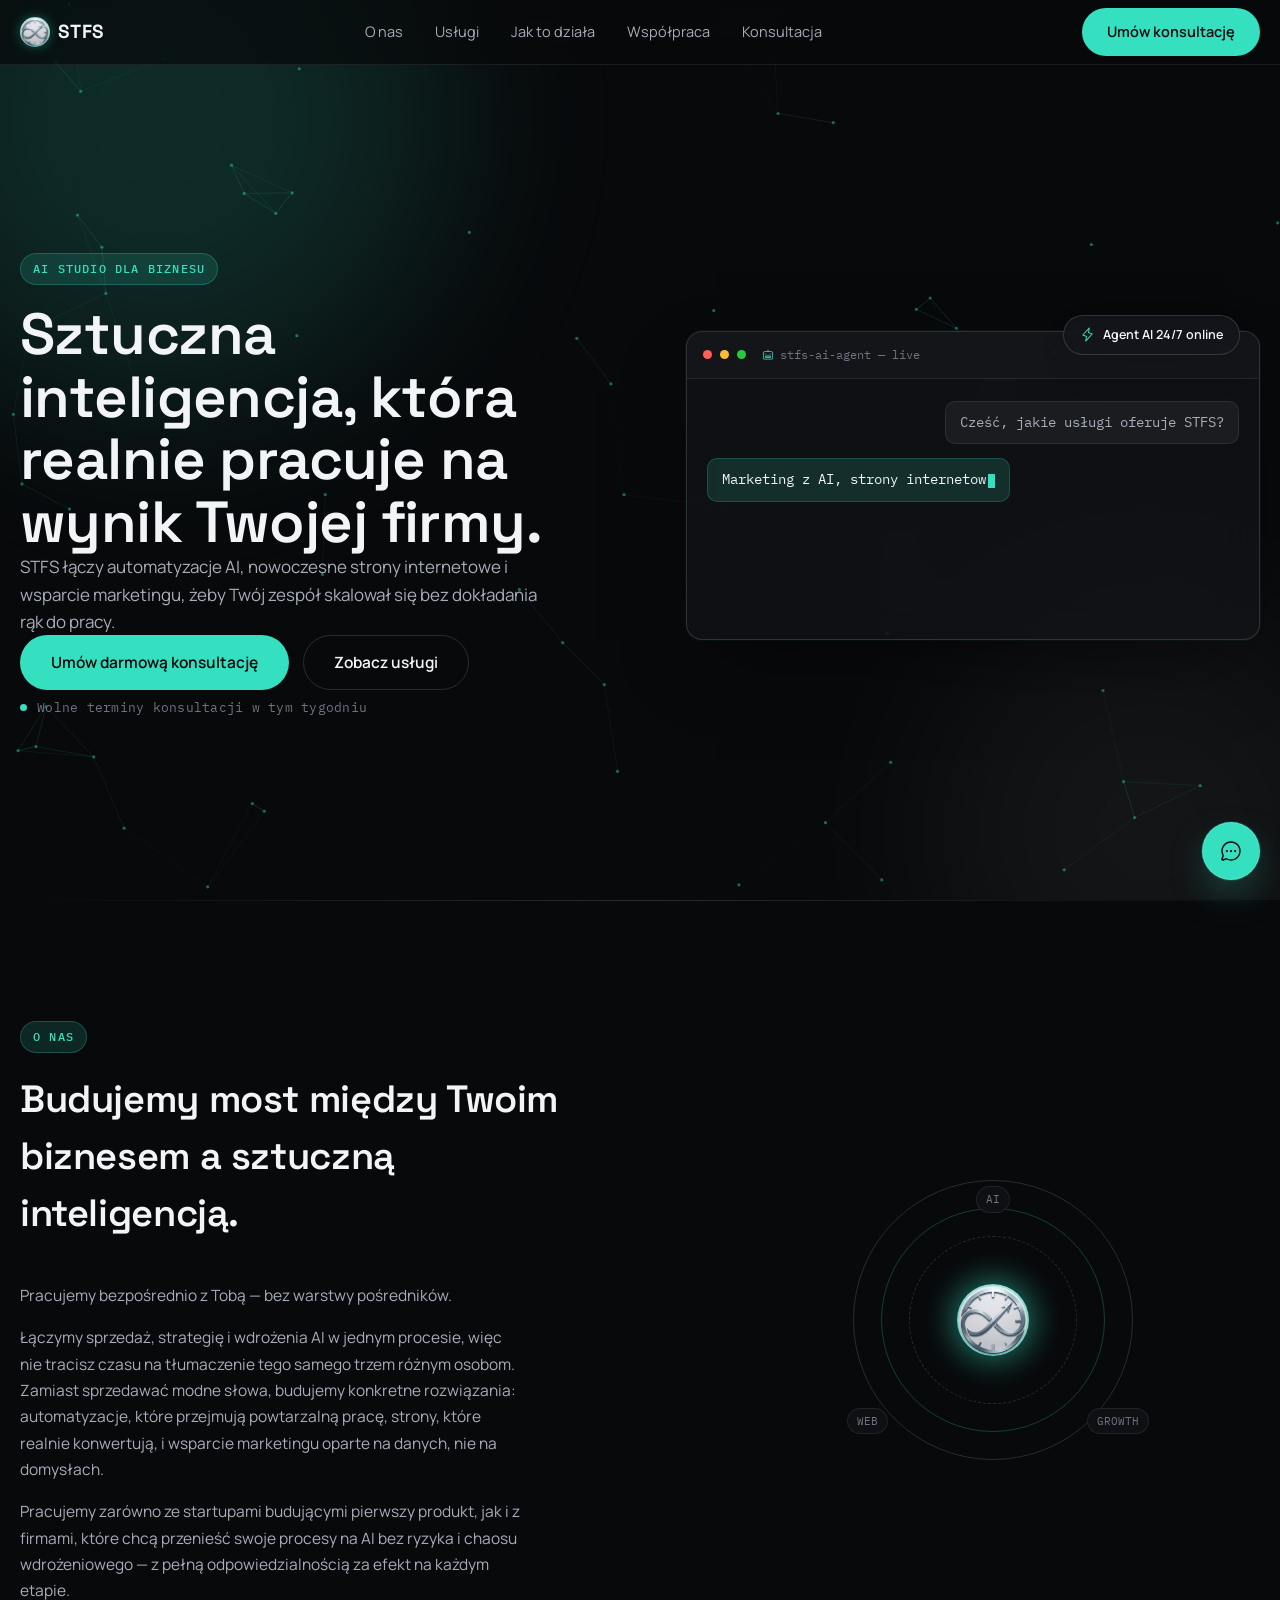
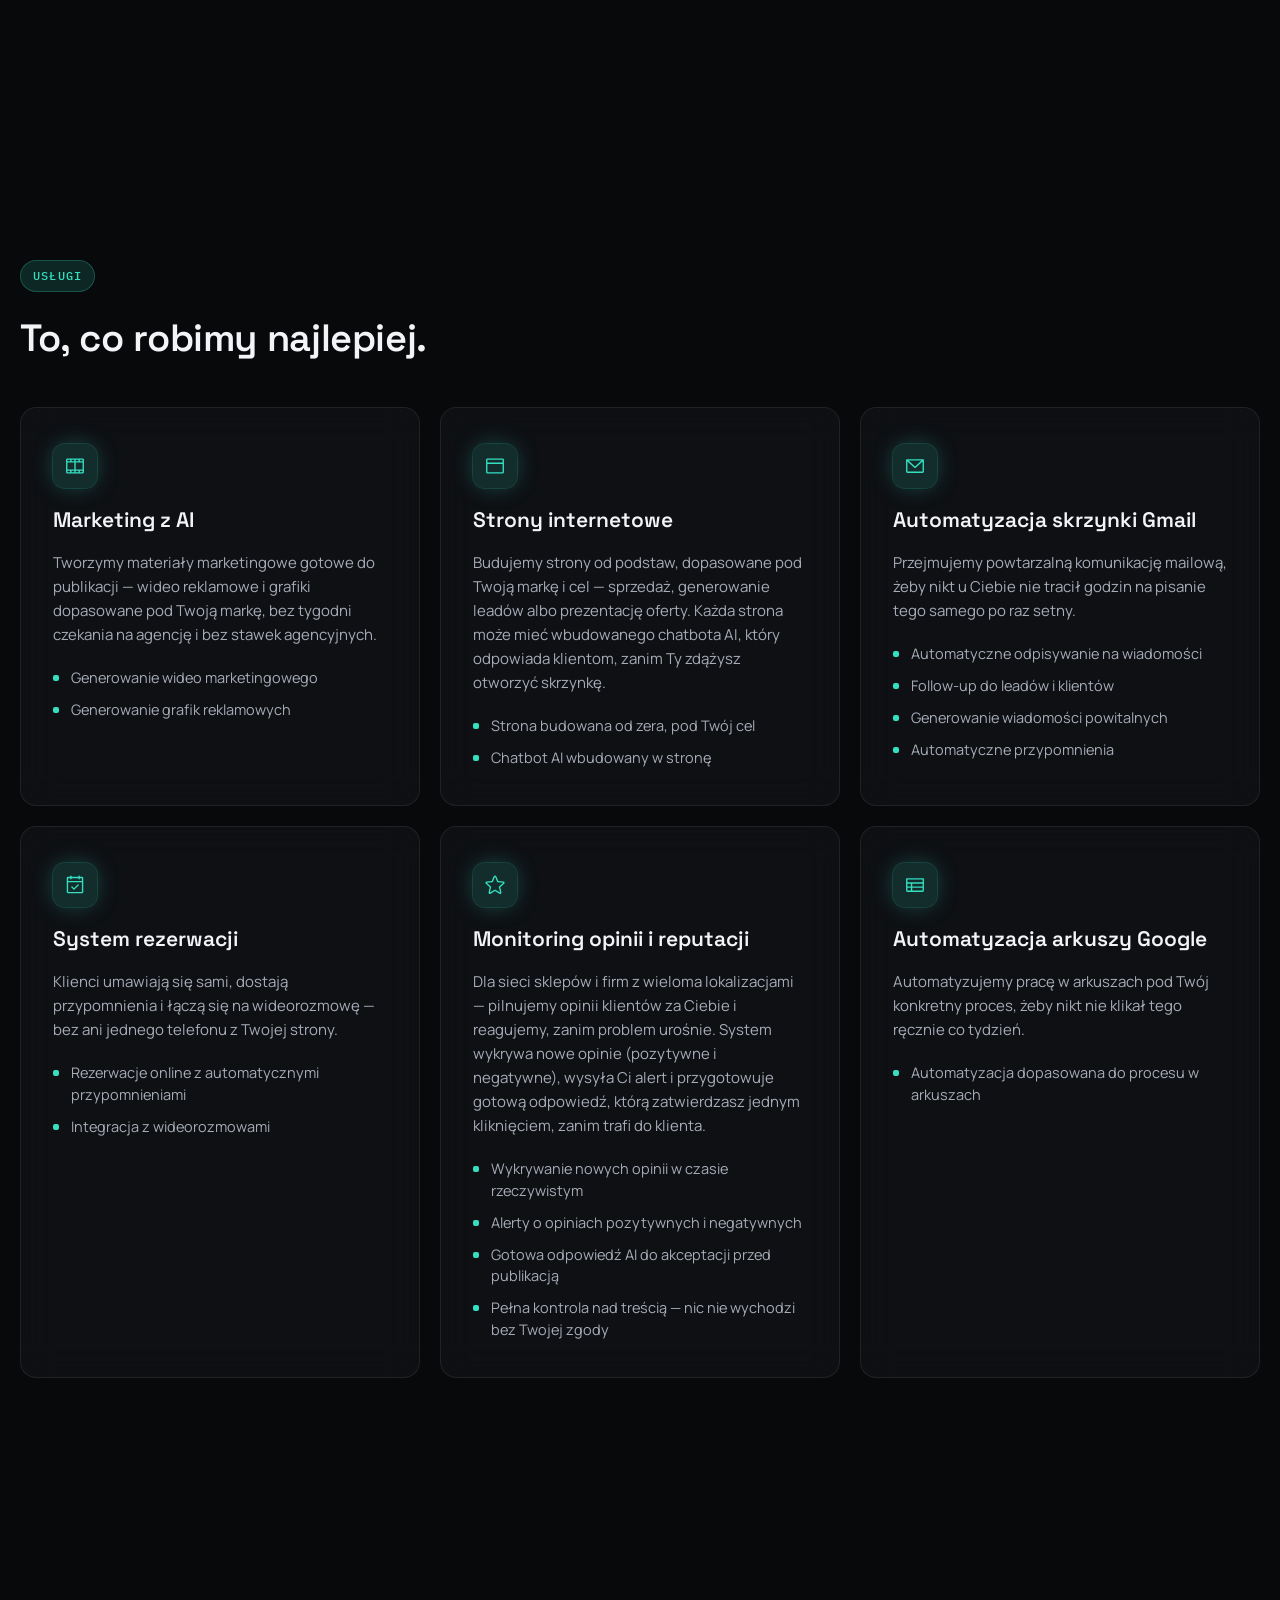
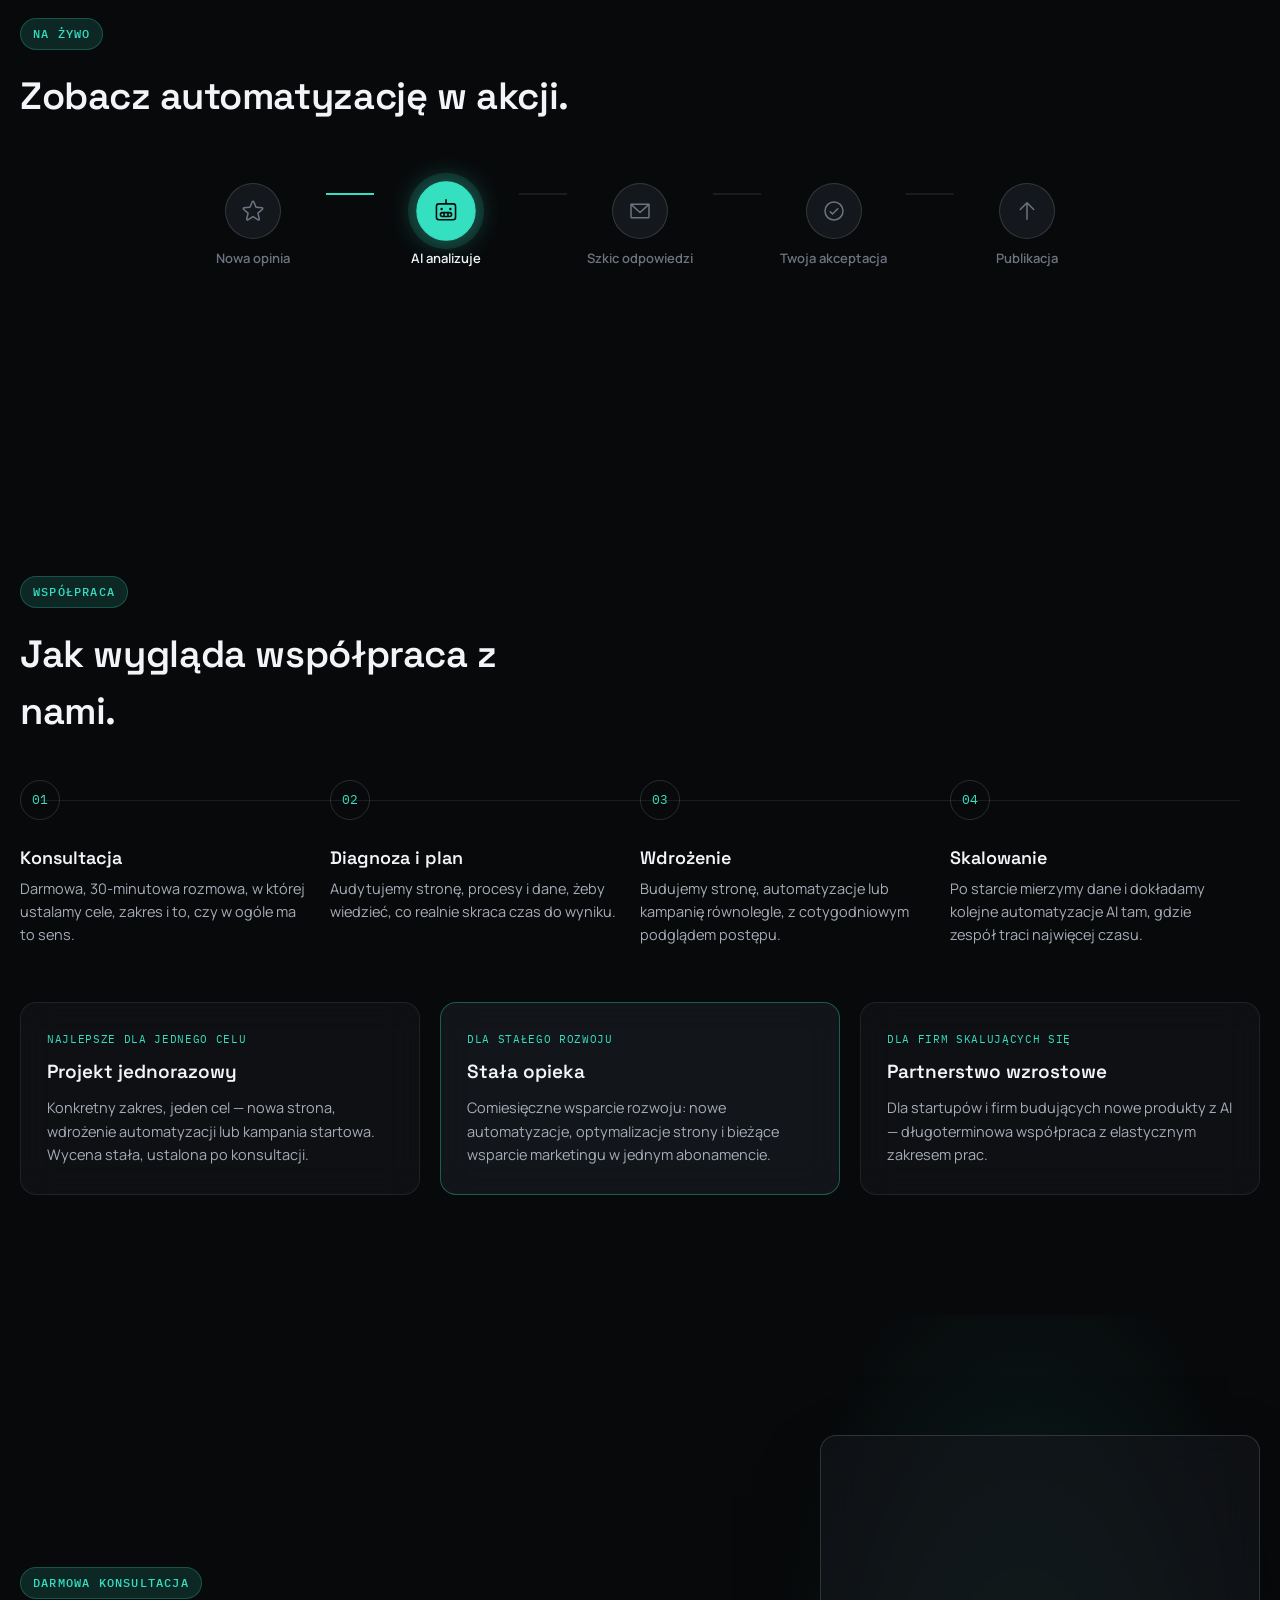
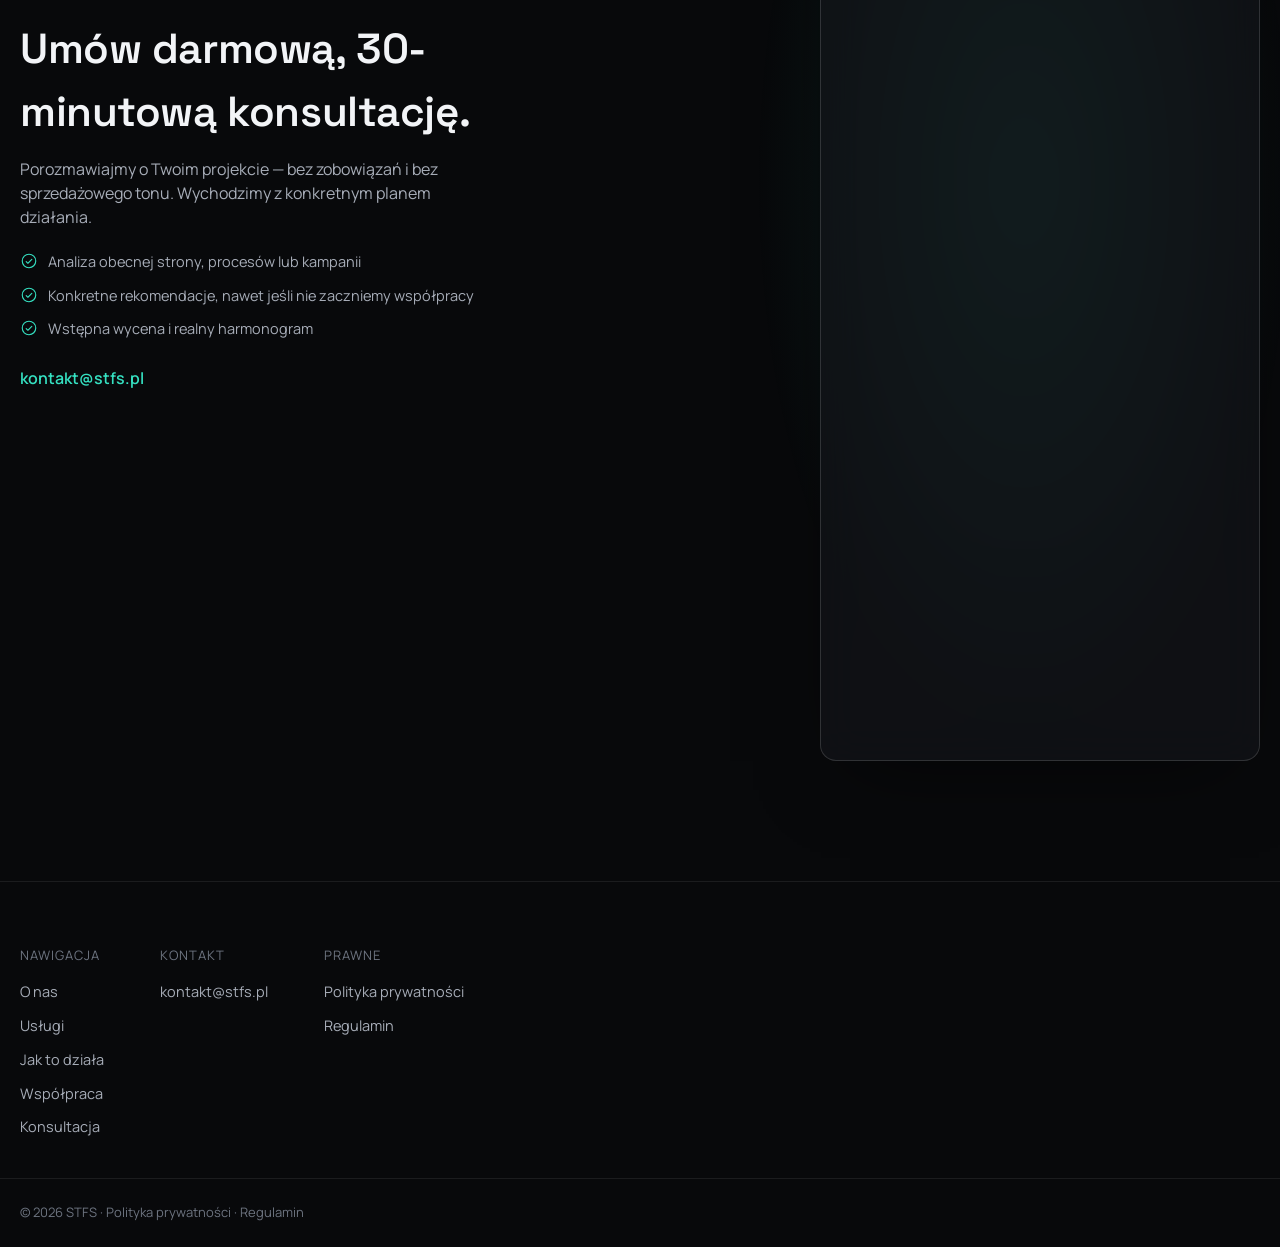
<file: index.html>
<!DOCTYPE html>
<html lang="pl">
<head>
<meta charset="UTF-8">
<meta name="viewport" content="width=device-width, initial-scale=1.0">
<title>STFS — AI Studio | Automatyzacje, strony internetowe i marketing dla firm</title>
<meta name="description" content="STFS to studio AI, które buduje automatyzacje, strony internetowe, wsparcie marketingu i startupy dla firm. Umów darmową, 30-minutową konsultację.">
<link rel="icon" href="logo_stfs.jpg">
<link rel="preconnect" href="https://fonts.googleapis.com">
<link rel="preconnect" href="https://fonts.gstatic.com" crossorigin>
<link rel="preload" as="style" href="https://fonts.googleapis.com/css2?family=Space+Grotesk:wght@500;600;700&family=Manrope:wght@400;500;600;700&family=IBM+Plex+Mono:wght@400;500&display=swap" onload="this.onload=null;this.rel='stylesheet'">
<noscript>
<link rel="stylesheet" href="https://fonts.googleapis.com/css2?family=Space+Grotesk:wght@500;600;700&family=Manrope:wght@400;500;600;700&family=IBM+Plex+Mono:wght@400;500&display=swap">
</noscript>
<link rel="stylesheet" href="styles.css">
</head>
<body>

<canvas id="grain"></canvas>
<div class="bg-grid" aria-hidden="true"></div>
<div class="aurora" aria-hidden="true"></div>

<header class="nav" id="nav">
  <div class="nav-inner">
    <a href="#top" class="brand" aria-label="STFS, strona główna">
      <span class="brand-mark" aria-hidden="true"></span>
      <span class="brand-word">STFS</span>
    </a>
    <nav class="nav-links">
      <a href="#onas">O nas</a>
      <a href="#uslugi">Usługi</a>
      <a href="#jak-to-dziala">Jak to działa</a>
      <a href="#wspolpraca">Współpraca</a>
      <a href="#konsultacja">Konsultacja</a>
    </nav>
    <a href="#konsultacja" class="btn btn-primary btn-nav">Umów konsultację</a>
    <button class="nav-toggle" id="navToggle" aria-label="Otwórz menu" aria-expanded="false">
      <span></span><span></span><span></span>
    </button>
  </div>
  <nav class="nav-mobile" id="navMobile">
    <a href="#onas">O nas</a>
    <a href="#uslugi">Usługi</a>
    <a href="#wspolpraca">Współpraca</a>
    <a href="#konsultacja">Konsultacja</a>
    <a href="#konsultacja" class="btn btn-primary">Umów konsultację</a>
  </nav>
</header>

<main id="top">

  <!-- HERO -->
  <section class="hero">
    <canvas id="network" class="hero-canvas" aria-hidden="true"></canvas>
    <div class="hero-inner hero-grid">
      <div class="hero-copy">
        <span class="eyebrow">AI STUDIO DLA BIZNESU</span>
        <h1 class="hero-title">Sztuczna inteligencja, która realnie pracuje na wynik Twojej firmy.</h1>
        <p class="hero-sub">STFS łączy automatyzacje AI, nowoczesne strony internetowe i wsparcie marketingu, żeby Twój zespół skalował się bez dokładania rąk do pracy.</p>
        <div class="hero-cta">
          <a href="#konsultacja" class="btn btn-primary btn-lg">Umów darmową konsultację</a>
          <a href="#uslugi" class="btn btn-ghost btn-lg">Zobacz usługi</a>
        </div>
        <div class="hero-status">
          <span class="status-dot" aria-hidden="true"></span>
          Wolne terminy konsultacji w tym tygodniu
        </div>
      </div>

      <div class="hero-demo reveal">
        <div class="terminal">
          <div class="terminal-head">
            <span class="term-dot term-dot-r"></span><span class="term-dot term-dot-y"></span><span class="term-dot term-dot-g"></span>
            <span class="terminal-title"><svg class="icon" viewBox="0 0 256 256"><path d="M200,48H136V16a8,8,0,0,0-16,0V48H56A32,32,0,0,0,24,80V192a32,32,0,0,0,32,32H200a32,32,0,0,0,32-32V80A32,32,0,0,0,200,48Zm16,144a16,16,0,0,1-16,16H56a16,16,0,0,1-16-16V80A16,16,0,0,1,56,64H200a16,16,0,0,1,16,16Zm-52-56H92a28,28,0,0,0,0,56h72a28,28,0,0,0,0-56Zm-24,16v24H116V152ZM80,164a12,12,0,0,1,12-12h8v24H92A12,12,0,0,1,80,164Zm84,12h-8V152h8a12,12,0,0,1,0,24ZM72,108a12,12,0,1,1,12,12A12,12,0,0,1,72,108Zm88,0a12,12,0,1,1,12,12A12,12,0,0,1,160,108Z"/></svg> stfs-ai-agent — live</span>
          </div>
          <div class="terminal-body" id="termBody" aria-live="polite"></div>
        </div>
        <div class="floating-badge floating-badge-1"><svg class="icon" viewBox="0 0 256 256"><path d="M215.79,118.17a8,8,0,0,0-5-5.66L153.18,90.9l14.66-73.33a8,8,0,0,0-13.69-7l-112,120a8,8,0,0,0,3,13l57.63,21.61L88.16,238.43a8,8,0,0,0,13.69,7l112-120A8,8,0,0,0,215.79,118.17ZM109.37,214l10.47-52.38a8,8,0,0,0-5-9.06L62,132.71l84.62-90.66L136.16,94.43a8,8,0,0,0,5,9.06l52.8,19.8Z"/></svg> Agent AI 24/7 online</div>
      </div>
    </div>
  </section>

  <!-- DIVIDER -->
  <div class="section-divider" aria-hidden="true"></div>

  <!-- O NAS -->
  <section class="about" id="onas">
    <div class="section-inner about-inner">
      <div class="about-copy">
        <span class="eyebrow reveal">O NAS</span>
        <h2 class="section-title reveal">Budujemy most między Twoim biznesem a sztuczną inteligencją.</h2>
        <p class="about-text reveal">Pracujemy bezpośrednio z Tobą — bez warstwy pośredników.</p>
        <p class="about-text reveal">Łączymy sprzedaż, strategię i wdrożenia AI w jednym procesie, więc nie tracisz czasu na tłumaczenie tego samego trzem różnym osobom. Zamiast sprzedawać modne słowa, budujemy konkretne rozwiązania: automatyzacje, które przejmują powtarzalną pracę, strony, które realnie konwertują, i wsparcie marketingu oparte na danych, nie na domysłach.</p>
        <p class="about-text reveal">Pracujemy zarówno ze startupami budującymi pierwszy produkt, jak i z firmami, które chcą przenieść swoje procesy na AI bez ryzyka i chaosu wdrożeniowego — z pełną odpowiedzialnością za efekt na każdym etapie.</p>
      </div>
      <div class="about-visual reveal" aria-hidden="true">
        <div class="ai-core">
          <span class="ai-ring ai-ring-1"></span>
          <span class="ai-ring ai-ring-2"></span>
          <span class="ai-ring ai-ring-3"></span>
          <span class="ai-core-logo" aria-hidden="true"></span>
          <span class="ai-tag ai-tag-1">AI</span>
          <span class="ai-tag ai-tag-2">WEB</span>
          <span class="ai-tag ai-tag-3">GROWTH</span>
        </div>
      </div>
    </div>
  </section>

  <!-- SERVICES -->
  <section class="services" id="uslugi">
    <div class="section-inner">
      <span class="eyebrow reveal">USŁUGI</span>
      <h2 class="section-title reveal">To, co robimy najlepiej.</h2>
      <div class="services-grid services-grid--6">
        <article class="service-card reveal">
          <div class="service-icon"><svg class="icon" viewBox="0 0 256 256"><path d="M216,40H40A16,16,0,0,0,24,56V200a16,16,0,0,0,16,16H216a16,16,0,0,0,16-16V56A16,16,0,0,0,216,40ZM40,88h80v80H40Zm96-16V56h32V72Zm-16,0H88V56h32Zm0,112v16H88V184Zm16,0h32v16H136Zm0-16V88h80v80Zm80-96H184V56h32ZM72,56V72H40V56ZM40,184H72v16H40Zm176,16H184V184h32v16Z"/></svg></div>
          <h3>Marketing z AI</h3>
          <p>Tworzymy materiały marketingowe gotowe do publikacji — wideo reklamowe i grafiki dopasowane pod Twoją markę, bez tygodni czekania na agencję i bez stawek agencyjnych.</p>
          <ul class="service-list">
            <li>Generowanie wideo marketingowego</li>
            <li>Generowanie grafik reklamowych</li>
          </ul>
        </article>
        <article class="service-card reveal">
          <div class="service-icon"><svg class="icon" viewBox="0 0 256 256"><path d="M216,40H40A16,16,0,0,0,24,56V200a16,16,0,0,0,16,16H216a16,16,0,0,0,16-16V56A16,16,0,0,0,216,40Zm0,16V88H40V56Zm0,144H40V104H216v96Z"/></svg></div>
          <h3>Strony internetowe</h3>
          <p>Budujemy strony od podstaw, dopasowane pod Twoją markę i cel — sprzedaż, generowanie leadów albo prezentację oferty. Każda strona może mieć wbudowanego chatbota AI, który odpowiada klientom, zanim Ty zdążysz otworzyć skrzynkę.</p>
          <ul class="service-list">
            <li>Strona budowana od zera, pod Twój cel</li>
            <li>Chatbot AI wbudowany w stronę</li>
          </ul>
        </article>
        <article class="service-card reveal">
          <div class="service-icon"><svg class="icon" viewBox="0 0 256 256"><path d="M224,48H32a8,8,0,0,0-8,8V192a16,16,0,0,0,16,16H216a16,16,0,0,0,16-16V56A8,8,0,0,0,224,48ZM203.43,64,128,133.15,52.57,64ZM216,192H40V74.19l82.59,75.71a8,8,0,0,0,10.82,0L216,74.19V192Z"/></svg></div>
          <h3>Automatyzacja skrzynki Gmail</h3>
          <p>Przejmujemy powtarzalną komunikację mailową, żeby nikt u Ciebie nie tracił godzin na pisanie tego samego po raz setny.</p>
          <ul class="service-list">
            <li>Automatyczne odpisywanie na wiadomości</li>
            <li>Follow-up do leadów i klientów</li>
            <li>Generowanie wiadomości powitalnych</li>
            <li>Automatyczne przypomnienia</li>
          </ul>
        </article>
        <article class="service-card reveal">
          <div class="service-icon"><svg class="icon" viewBox="0 0 256 256"><path d="M208,32H184V24a8,8,0,0,0-16,0v8H88V24a8,8,0,0,0-16,0v8H48A16,16,0,0,0,32,48V208a16,16,0,0,0,16,16H208a16,16,0,0,0,16-16V48A16,16,0,0,0,208,32ZM72,48v8a8,8,0,0,0,16,0V48h80v8a8,8,0,0,0,16,0V48h24V80H48V48ZM208,208H48V96H208V208Zm-38.34-85.66a8,8,0,0,1,0,11.32l-48,48a8,8,0,0,1-11.32,0l-24-24a8,8,0,0,1,11.32-11.32L116,164.69l42.34-42.35A8,8,0,0,1,169.66,122.34Z"/></svg></div>
          <h3>System rezerwacji</h3>
          <p>Klienci umawiają się sami, dostają przypomnienia i łączą się na wideorozmowę — bez ani jednego telefonu z Twojej strony.</p>
          <ul class="service-list">
            <li>Rezerwacje online z automatycznymi przypomnieniami</li>
            <li>Integracja z wideorozmowami</li>
          </ul>
        </article>
        <article class="service-card reveal">
          <div class="service-icon"><svg class="icon" viewBox="0 0 256 256"><path d="M239.18,97.26A16.38,16.38,0,0,0,224.92,86l-59-4.76L143.14,26.15a16.36,16.36,0,0,0-30.27,0L90.11,81.23,31.08,86a16.46,16.46,0,0,0-9.37,28.86l45,38.83L53,211.75a16.38,16.38,0,0,0,24.5,17.82L128,198.49l50.53,31.08A16.4,16.4,0,0,0,203,211.75l-13.76-58.07,45-38.83A16.43,16.43,0,0,0,239.18,97.26Zm-15.34,5.47-48.7,42a8,8,0,0,0-2.56,7.91l14.88,62.8a.37.37,0,0,1-.17.48c-.18.14-.23.11-.38,0l-54.72-33.65a8,8,0,0,0-8.38,0L69.09,215.94c-.15.09-.19.12-.38,0a.37.37,0,0,1-.17-.48l14.88-62.8a8,8,0,0,0-2.56-7.91l-48.7-42c-.12-.1-.23-.19-.13-.5s.18-.27.33-.29l63.92-5.16A8,8,0,0,0,103,91.86l24.62-59.61c.08-.17.11-.25.35-.25s.27.08.35.25L153,91.86a8,8,0,0,0,6.75,4.92l63.92,5.16c.15,0,.24,0,.33.29S224,102.63,223.84,102.73Z"/></svg></div>
          <h3>Monitoring opinii i reputacji</h3>
          <p>Dla sieci sklepów i firm z wieloma lokalizacjami — pilnujemy opinii klientów za Ciebie i reagujemy, zanim problem urośnie. System wykrywa nowe opinie (pozytywne i negatywne), wysyła Ci alert i przygotowuje gotową odpowiedź, którą zatwierdzasz jednym kliknięciem, zanim trafi do klienta.</p>
          <ul class="service-list">
            <li>Wykrywanie nowych opinii w czasie rzeczywistym</li>
            <li>Alerty o opiniach pozytywnych i negatywnych</li>
            <li>Gotowa odpowiedź AI do akceptacji przed publikacją</li>
            <li>Pełna kontrola nad treścią — nic nie wychodzi bez Twojej zgody</li>
          </ul>
        </article>
        <article class="service-card reveal">
          <div class="service-icon"><svg class="icon" viewBox="0 0 256 256"><path d="M224,48H32a8,8,0,0,0-8,8V192a16,16,0,0,0,16,16H216a16,16,0,0,0,16-16V56A8,8,0,0,0,224,48ZM40,112H80v32H40Zm56,0H216v32H96ZM216,64V96H40V64ZM40,160H80v32H40Zm176,32H96V160H216v32Z"/></svg></div>
          <h3>Automatyzacja arkuszy Google</h3>
          <p>Automatyzujemy pracę w arkuszach pod Twój konkretny proces, żeby nikt nie klikał tego ręcznie co tydzień.</p>
          <ul class="service-list">
            <li>Automatyzacja dopasowana do procesu w arkuszach</li>
          </ul>
        </article>
      </div>
    </div>
  </section>

  <!-- WORKFLOW DEMO -->
  <section class="workflow" id="jak-to-dziala">
    <div class="section-inner">
      <span class="eyebrow reveal">NA ŻYWO</span>
      <h2 class="section-title reveal">Zobacz automatyzację w akcji.</h2>
      <div class="flow reveal" id="flowDemo">
        <div class="flow-node active" data-step="0"><i><svg class="icon" viewBox="0 0 256 256"><path d="M239.18,97.26A16.38,16.38,0,0,0,224.92,86l-59-4.76L143.14,26.15a16.36,16.36,0,0,0-30.27,0L90.11,81.23,31.08,86a16.46,16.46,0,0,0-9.37,28.86l45,38.83L53,211.75a16.38,16.38,0,0,0,24.5,17.82L128,198.49l50.53,31.08A16.4,16.4,0,0,0,203,211.75l-13.76-58.07,45-38.83A16.43,16.43,0,0,0,239.18,97.26Zm-15.34,5.47-48.7,42a8,8,0,0,0-2.56,7.91l14.88,62.8a.37.37,0,0,1-.17.48c-.18.14-.23.11-.38,0l-54.72-33.65a8,8,0,0,0-8.38,0L69.09,215.94c-.15.09-.19.12-.38,0a.37.37,0,0,1-.17-.48l14.88-62.8a8,8,0,0,0-2.56-7.91l-48.7-42c-.12-.1-.23-.19-.13-.5s.18-.27.33-.29l63.92-5.16A8,8,0,0,0,103,91.86l24.62-59.61c.08-.17.11-.25.35-.25s.27.08.35.25L153,91.86a8,8,0,0,0,6.75,4.92l63.92,5.16c.15,0,.24,0,.33.29S224,102.63,223.84,102.73Z"/></svg></i><span>Nowa opinia</span></div>
        <div class="flow-line"></div>
        <div class="flow-node" data-step="1"><i><svg class="icon" viewBox="0 0 256 256"><path d="M200,48H136V16a8,8,0,0,0-16,0V48H56A32,32,0,0,0,24,80V192a32,32,0,0,0,32,32H200a32,32,0,0,0,32-32V80A32,32,0,0,0,200,48Zm16,144a16,16,0,0,1-16,16H56a16,16,0,0,1-16-16V80A16,16,0,0,1,56,64H200a16,16,0,0,1,16,16Zm-52-56H92a28,28,0,0,0,0,56h72a28,28,0,0,0,0-56Zm-24,16v24H116V152ZM80,164a12,12,0,0,1,12-12h8v24H92A12,12,0,0,1,80,164Zm84,12h-8V152h8a12,12,0,0,1,0,24ZM72,108a12,12,0,1,1,12,12A12,12,0,0,1,72,108Zm88,0a12,12,0,1,1,12,12A12,12,0,0,1,160,108Z"/></svg></i><span>AI analizuje</span></div>
        <div class="flow-line"></div>
        <div class="flow-node" data-step="2"><i><svg class="icon" viewBox="0 0 256 256"><path d="M224,48H32a8,8,0,0,0-8,8V192a16,16,0,0,0,16,16H216a16,16,0,0,0,16-16V56A8,8,0,0,0,224,48ZM203.43,64,128,133.15,52.57,64ZM216,192H40V74.19l82.59,75.71a8,8,0,0,0,10.82,0L216,74.19V192Z"/></svg></i><span>Szkic odpowiedzi</span></div>
        <div class="flow-line"></div>
        <div class="flow-node" data-step="3"><i><svg class="icon" viewBox="0 0 256 256"><path d="M173.66,98.34a8,8,0,0,1,0,11.32l-56,56a8,8,0,0,1-11.32,0l-24-24a8,8,0,0,1,11.32-11.32L112,148.69l50.34-50.35A8,8,0,0,1,173.66,98.34ZM232,128A104,104,0,1,1,128,24,104.11,104.11,0,0,1,232,128Zm-16,0a88,88,0,1,0-88,88A88.1,88.1,0,0,0,216,128Z"/></svg></i><span>Twoja akceptacja</span></div>
        <div class="flow-line"></div>
        <div class="flow-node" data-step="4"><i><svg class="icon" viewBox="0 0 256 256"><path d="M205.66,117.66a8,8,0,0,1-11.32,0L136,59.31V216a8,8,0,0,1-16,0V59.31L61.66,117.66a8,8,0,0,1-11.32-11.32l72-72a8,8,0,0,1,11.32,0l72,72A8,8,0,0,1,205.66,117.66Z"/></svg></i><span>Publikacja</span></div>
      </div>
      <p class="flow-caption reveal" id="flowCaption" role="status" aria-live="polite">Klient zostawia nową opinię — pozytywną lub negatywną.</p>
    </div>
  </section>

  <!-- WSPÓŁPRACA -->
  <section class="collab" id="wspolpraca">
    <div class="section-inner">
      <span class="eyebrow reveal">WSPÓŁPRACA</span>
      <h2 class="section-title reveal">Jak wygląda współpraca z nami.</h2>
      <div class="process-line">
        <div class="process-step reveal">
          <span class="process-node">01</span>
          <h3>Konsultacja</h3>
          <p>Darmowa, 30-minutowa rozmowa, w której ustalamy cele, zakres i to, czy w ogóle ma to sens.</p>
        </div>
        <div class="process-step reveal">
          <span class="process-node">02</span>
          <h3>Diagnoza i plan</h3>
          <p>Audytujemy stronę, procesy i dane, żeby wiedzieć, co realnie skraca czas do wyniku.</p>
        </div>
        <div class="process-step reveal">
          <span class="process-node">03</span>
          <h3>Wdrożenie</h3>
          <p>Budujemy stronę, automatyzacje lub kampanię równolegle, z cotygodniowym podglądem postępu.</p>
        </div>
        <div class="process-step reveal">
          <span class="process-node">04</span>
          <h3>Skalowanie</h3>
          <p>Po starcie mierzymy dane i dokładamy kolejne automatyzacje AI tam, gdzie zespół traci najwięcej czasu.</p>
        </div>
      </div>

      <div class="collab-models">
        <article class="collab-card reveal">
          <span class="collab-tag">Najlepsze dla jednego celu</span>
          <h3>Projekt jednorazowy</h3>
          <p>Konkretny zakres, jeden cel — nowa strona, wdrożenie automatyzacji lub kampania startowa. Wycena stała, ustalona po konsultacji.</p>
        </article>
        <article class="collab-card collab-card--accent reveal">
          <span class="collab-tag">Dla stałego rozwoju</span>
          <h3>Stała opieka</h3>
          <p>Comiesięczne wsparcie rozwoju: nowe automatyzacje, optymalizacje strony i bieżące wsparcie marketingu w jednym abonamencie.</p>
        </article>
        <article class="collab-card reveal">
          <span class="collab-tag">Dla firm skalujących się</span>
          <h3>Partnerstwo wzrostowe</h3>
          <p>Dla startupów i firm budujących nowe produkty z AI — długoterminowa współpraca z elastycznym zakresem prac.</p>
        </article>
      </div>
    </div>
  </section>

  <!-- KONSULTACJA / BOOKING -->
  <section class="booking" id="konsultacja">
    <div class="cta-glow" aria-hidden="true"></div>
    <div class="section-inner booking-inner">
      <div class="booking-copy reveal">
        <span class="eyebrow">DARMOWA KONSULTACJA</span>
        <h2>Umów darmową, 30-minutową konsultację.</h2>
        <p>Porozmawiajmy o Twoim projekcie — bez zobowiązań i bez sprzedażowego tonu. Wychodzimy z konkretnym planem działania.</p>
        <ul class="booking-includes">
          <li><svg class="icon" viewBox="0 0 256 256"><path d="M173.66,98.34a8,8,0,0,1,0,11.32l-56,56a8,8,0,0,1-11.32,0l-24-24a8,8,0,0,1,11.32-11.32L112,148.69l50.34-50.35A8,8,0,0,1,173.66,98.34ZM232,128A104,104,0,1,1,128,24,104.11,104.11,0,0,1,232,128Zm-16,0a88,88,0,1,0-88,88A88.1,88.1,0,0,0,216,128Z"/></svg> Analiza obecnej strony, procesów lub kampanii</li>
          <li><svg class="icon" viewBox="0 0 256 256"><path d="M173.66,98.34a8,8,0,0,1,0,11.32l-56,56a8,8,0,0,1-11.32,0l-24-24a8,8,0,0,1,11.32-11.32L112,148.69l50.34-50.35A8,8,0,0,1,173.66,98.34ZM232,128A104,104,0,1,1,128,24,104.11,104.11,0,0,1,232,128Zm-16,0a88,88,0,1,0-88,88A88.1,88.1,0,0,0,216,128Z"/></svg> Konkretne rekomendacje, nawet jeśli nie zaczniemy współpracy</li>
          <li><svg class="icon" viewBox="0 0 256 256"><path d="M173.66,98.34a8,8,0,0,1,0,11.32l-56,56a8,8,0,0,1-11.32,0l-24-24a8,8,0,0,1,11.32-11.32L112,148.69l50.34-50.35A8,8,0,0,1,173.66,98.34ZM232,128A104,104,0,1,1,128,24,104.11,104.11,0,0,1,232,128Zm-16,0a88,88,0,1,0-88,88A88.1,88.1,0,0,0,216,128Z"/></svg> Wstępna wycena i realny harmonogram</li>
        </ul>
        <a class="cta-email" href="mailto:kontakt@stfs.pl">kontakt@stfs.pl</a>
      </div>

      <div class="booking-card booking-card--cal reveal">
        <div id="cal-inline" class="cal-inline"></div>
      </div>
    </div>
  </section>

</main>

<footer class="footer">
  <div class="section-inner footer-inner">
    <div class="footer-links">
      <div class="footer-col">
        <span class="footer-heading">Nawigacja</span>
        <a href="#onas">O nas</a>
        <a href="#uslugi">Usługi</a>
        <a href="#jak-to-dziala">Jak to działa</a>
        <a href="#wspolpraca">Współpraca</a>
        <a href="#konsultacja">Konsultacja</a>
      </div>
      <div class="footer-col">
        <span class="footer-heading">Kontakt</span>
        <a href="mailto:kontakt@stfs.pl">kontakt@stfs.pl</a>
      </div>
      <div class="footer-col">
        <span class="footer-heading">Prawne</span>
        <a href="polityka-prywatnosci.html">Polityka prywatności</a>
        <a href="regulamin.html">Regulamin</a>
      </div>
    </div>
  </div>
  <div class="section-inner footer-bottom">
    <span>© 2026 STFS · <a href="polityka-prywatnosci.html">Polityka prywatności</a> · <a href="regulamin.html">Regulamin</a></span>
  </div>
</footer>

<!-- CHAT WIDGET -->
<div class="chat-widget" id="chatWidget">
  <div class="chat-panel" id="chatPanel" role="dialog" aria-label="Asystent AI STFS" aria-hidden="true">
    <div class="chat-head">
      <span class="chat-head-avatar" aria-hidden="true"></span>
      <div class="chat-head-text">
        <span class="chat-head-title">Asystent STFS</span>
        <span class="chat-head-status"><span class="status-dot" aria-hidden="true"></span> Online 24/7</span>
      </div>
      <button type="button" class="chat-close" id="chatClose" aria-label="Zamknij czat"><svg class="icon" viewBox="0 0 256 256"><path d="M205.66,194.34a8,8,0,0,1-11.32,11.32L128,139.31,61.66,205.66a8,8,0,0,1-11.32-11.32L116.69,128,50.34,61.66A8,8,0,0,1,61.66,50.34L128,116.69l66.34-66.35a8,8,0,0,1,11.32,11.32L139.31,128Z"/></svg></button>
    </div>
    <div class="chat-body" id="chatBody">
      <div class="chat-msg ai">Cześć! Jestem asystentem AI STFS. Zapytaj mnie o nasze usługi, proces współpracy albo umówienie darmowej konsultacji.</div>
    </div>
    <form class="chat-input-row" id="chatForm">
      <input type="text" id="chatInput" placeholder="Napisz wiadomość…" autocomplete="off" maxlength="500" required>
      <button type="submit" class="chat-send" aria-label="Wyślij"><svg class="icon" viewBox="0 0 256 256"><path d="M205.66,117.66a8,8,0,0,1-11.32,0L136,59.31V216a8,8,0,0,1-16,0V59.31L61.66,117.66a8,8,0,0,1-11.32-11.32l72-72a8,8,0,0,1,11.32,0l72,72A8,8,0,0,1,205.66,117.66Z"/></svg></button>
    </form>
  </div>
  <button type="button" class="chat-toggle" id="chatToggle" aria-label="Otwórz czat z asystentem AI">
    <svg class="icon" id="chatToggleIconOpen" viewBox="0 0 256 256"><path d="M140,128a12,12,0,1,1-12-12A12,12,0,0,1,140,128ZM84,116a12,12,0,1,0,12,12A12,12,0,0,0,84,116Zm88,0a12,12,0,1,0,12,12A12,12,0,0,0,172,116Zm60,12A104,104,0,0,1,79.12,219.82L45.07,231.17a16,16,0,0,1-20.24-20.24l11.35-34.05A104,104,0,1,1,232,128Zm-16,0A88,88,0,1,0,51.81,172.06a8,8,0,0,1,.66,6.54L40,216,77.4,203.53a7.85,7.85,0,0,1,2.53-.42,8,8,0,0,1,4,1.08A88,88,0,0,0,216,128Z"/></svg>
    <svg class="icon" id="chatToggleIconClose" style="display:none" viewBox="0 0 256 256"><path d="M205.66,194.34a8,8,0,0,1-11.32,11.32L128,139.31,61.66,205.66a8,8,0,0,1-11.32-11.32L116.69,128,50.34,61.66A8,8,0,0,1,61.66,50.34L128,116.69l66.34-66.35a8,8,0,0,1,11.32,11.32L139.31,128Z"/></svg>
  </button>
</div>

<script src="script.js"></script>
<script>
  function loadCalEmbed() {
    (function (C, A, L) {
      let p = function (a, ar) { a.q.push(ar); };
      let d = C.document;
      C.Cal = C.Cal || function () {
        let cal = C.Cal;
        let ar = arguments;
        if (!cal.loaded) {
          cal.ns = {};
          cal.q = cal.q || [];
          d.head.appendChild(d.createElement('script')).src = A;
          cal.loaded = true;
        }
        if (ar[0] === L) {
          const api = function () { p(api, arguments); };
          const namespace = ar[1];
          api.q = api.q || [];
          if (typeof namespace === 'string') {
            cal.ns[namespace] = cal.ns[namespace] || api;
            p(cal.ns[namespace], ar);
            p(cal, ['initNamespace', namespace]);
          } else p(cal, ar);
          return;
        }
        p(cal, ar);
      };
    })(window, 'https://app.cal.com/embed/embed.js', 'init');

    Cal('init', '30min', { origin: 'https://cal.com' });

    Cal.ns['30min']('inline', {
      elementOrSelector: '#cal-inline',
      calLink: 'kamil-piechota-se8qxt/30min',
      config: { layout: 'month_view', theme: 'dark' },
    });

    Cal.ns['30min']('ui', {
      theme: 'dark',
      cssVarsPerTheme: {
        dark: { 'cal-brand': '#35e0c1' },
        light: { 'cal-brand': '#35e0c1' },
      },
      hideEventTypeDetails: false,
      layout: 'month_view',
    });
  }

  // Cal.com's embed script costs ~1.6s of CPU time on a throttled mobile
  // device. The booking panel sits at the bottom of the page, so most of
  // that cost was being paid on every page load even for visitors who
  // never scroll that far. Load it only once the section is about to
  // enter the viewport.
  (function () {
    const section = document.getElementById('konsultacja');
    if (!section) return;
    if (!('IntersectionObserver' in window)) {
      loadCalEmbed();
      return;
    }
    const io = new IntersectionObserver((entries) => {
      if (entries[0].isIntersecting) {
        loadCalEmbed();
        io.disconnect();
      }
    }, { rootMargin: '600px 0px' });
    io.observe(section);
  })();
</script>
</body>
</html>
</file>
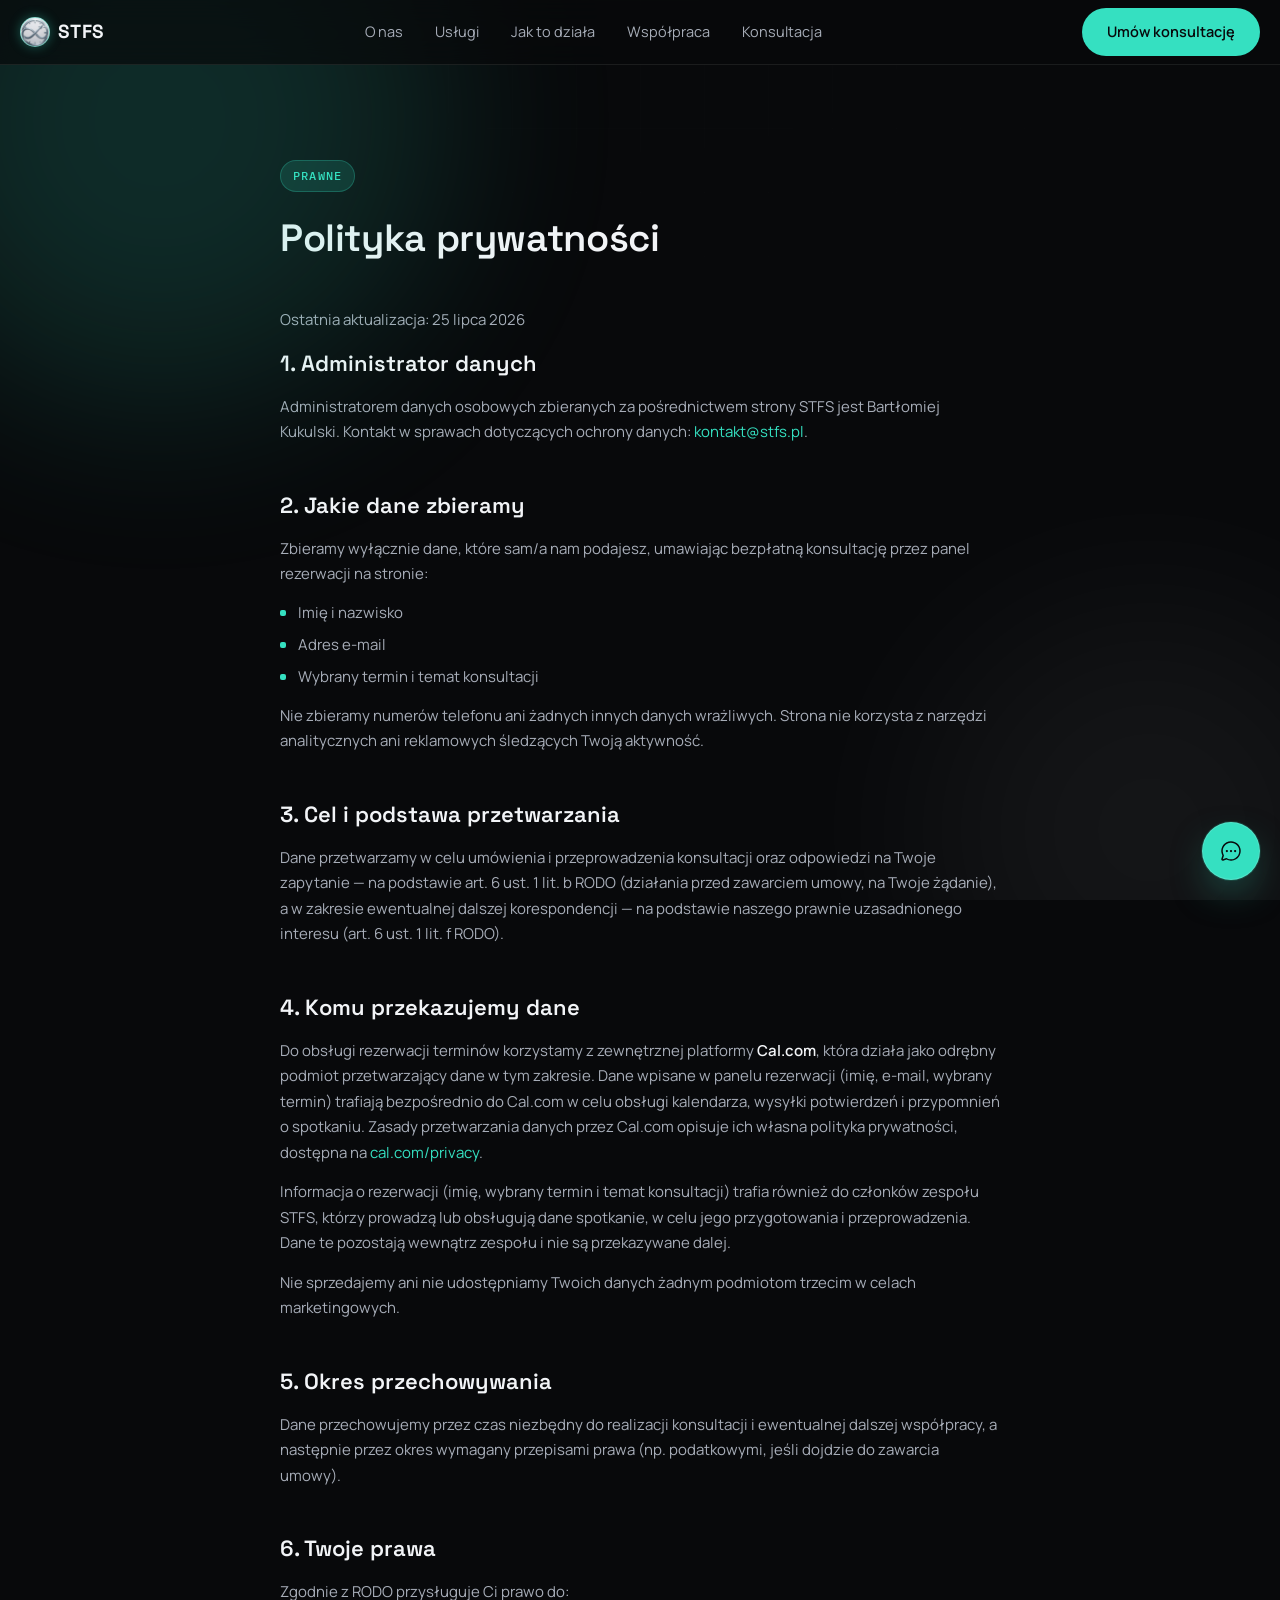
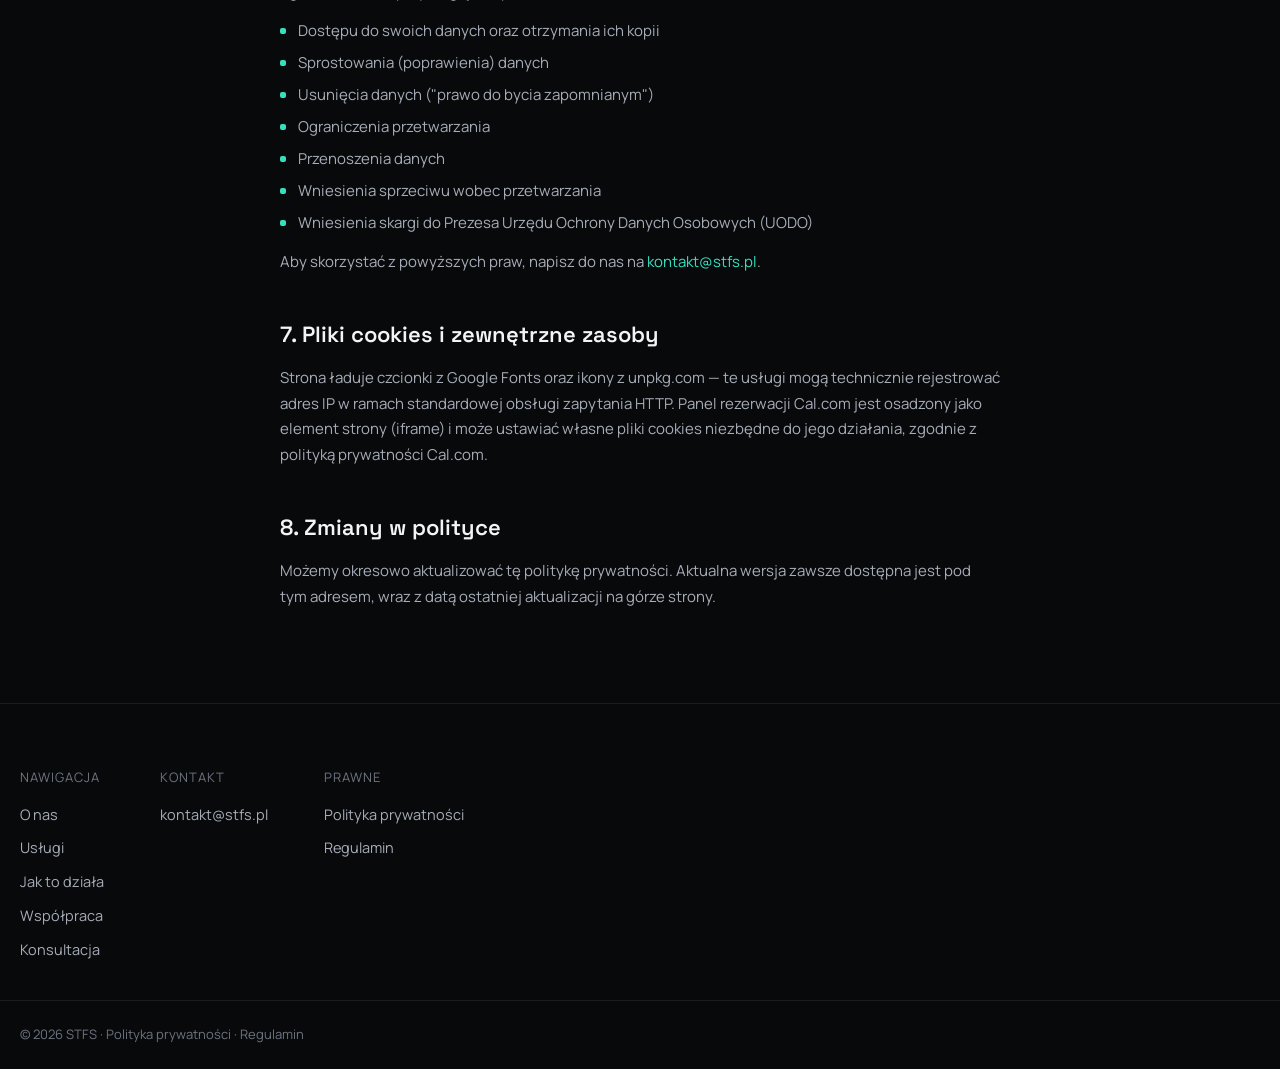
<file: polityka-prywatnosci.html>
<!DOCTYPE html>
<html lang="pl">
<head>
<meta charset="UTF-8">
<meta name="viewport" content="width=device-width, initial-scale=1.0">
<title>Polityka prywatności — STFS</title>
<meta name="description" content="Polityka prywatności STFS — jakie dane zbieramy, w jakim celu i jak z nich korzystamy.">
<meta name="robots" content="noindex">
<link rel="icon" href="logo_stfs.jpg">
<link rel="preconnect" href="https://fonts.googleapis.com">
<link rel="preconnect" href="https://fonts.gstatic.com" crossorigin>
<link rel="preload" as="style" href="https://fonts.googleapis.com/css2?family=Space+Grotesk:wght@500;600;700&family=Manrope:wght@400;500;600;700&family=IBM+Plex+Mono:wght@400;500&display=swap" onload="this.onload=null;this.rel='stylesheet'">
<noscript>
<link rel="stylesheet" href="https://fonts.googleapis.com/css2?family=Space+Grotesk:wght@500;600;700&family=Manrope:wght@400;500;600;700&family=IBM+Plex+Mono:wght@400;500&display=swap">
</noscript>
<link rel="stylesheet" href="styles.css">
</head>
<body>

<canvas id="grain"></canvas>
<div class="bg-grid" aria-hidden="true"></div>
<div class="aurora" aria-hidden="true"></div>

<header class="nav" id="nav">
  <div class="nav-inner">
    <a href="index.html#top" class="brand" aria-label="STFS, strona główna">
      <span class="brand-mark" aria-hidden="true"></span>
      <span class="brand-word">STFS</span>
    </a>
    <nav class="nav-links">
      <a href="index.html#onas">O nas</a>
      <a href="index.html#uslugi">Usługi</a>
      <a href="index.html#jak-to-dziala">Jak to działa</a>
      <a href="index.html#wspolpraca">Współpraca</a>
      <a href="index.html#konsultacja">Konsultacja</a>
    </nav>
    <a href="index.html#konsultacja" class="btn btn-primary btn-nav">Umów konsultację</a>
    <button class="nav-toggle" id="navToggle" aria-label="Otwórz menu" aria-expanded="false">
      <span></span><span></span><span></span>
    </button>
  </div>
  <nav class="nav-mobile" id="navMobile">
    <a href="index.html#onas">O nas</a>
    <a href="index.html#uslugi">Usługi</a>
    <a href="index.html#jak-to-dziala">Jak to działa</a>
    <a href="index.html#wspolpraca">Współpraca</a>
    <a href="index.html#konsultacja">Konsultacja</a>
    <a href="index.html#konsultacja" class="btn btn-primary">Umów konsultację</a>
  </nav>
</header>

<main>
  <section class="legal">
    <div class="section-inner legal-inner">
      <span class="eyebrow">PRAWNE</span>
      <h1 class="section-title">Polityka prywatności</h1>
      <p class="legal-updated">Ostatnia aktualizacja: 25 lipca 2026</p>

      <h2>1. Administrator danych</h2>
      <p>Administratorem danych osobowych zbieranych za pośrednictwem strony STFS jest Bartłomiej Kukulski. Kontakt w sprawach dotyczących ochrony danych: <a href="mailto:kontakt@stfs.pl">kontakt@stfs.pl</a>.</p>

      <h2>2. Jakie dane zbieramy</h2>
      <p>Zbieramy wyłącznie dane, które sam/a nam podajesz, umawiając bezpłatną konsultację przez panel rezerwacji na stronie:</p>
      <ul>
        <li>Imię i nazwisko</li>
        <li>Adres e-mail</li>
        <li>Wybrany termin i temat konsultacji</li>
      </ul>
      <p>Nie zbieramy numerów telefonu ani żadnych innych danych wrażliwych. Strona nie korzysta z narzędzi analitycznych ani reklamowych śledzących Twoją aktywność.</p>

      <h2>3. Cel i podstawa przetwarzania</h2>
      <p>Dane przetwarzamy w celu umówienia i przeprowadzenia konsultacji oraz odpowiedzi na Twoje zapytanie — na podstawie art. 6 ust. 1 lit. b RODO (działania przed zawarciem umowy, na Twoje żądanie), a w zakresie ewentualnej dalszej korespondencji — na podstawie naszego prawnie uzasadnionego interesu (art. 6 ust. 1 lit. f RODO).</p>

      <h2>4. Komu przekazujemy dane</h2>
      <p>Do obsługi rezerwacji terminów korzystamy z zewnętrznej platformy <strong>Cal.com</strong>, która działa jako odrębny podmiot przetwarzający dane w tym zakresie. Dane wpisane w panelu rezerwacji (imię, e-mail, wybrany termin) trafiają bezpośrednio do Cal.com w celu obsługi kalendarza, wysyłki potwierdzeń i przypomnień o spotkaniu. Zasady przetwarzania danych przez Cal.com opisuje ich własna polityka prywatności, dostępna na <a href="https://cal.com/privacy" target="_blank" rel="noopener">cal.com/privacy</a>.</p>
      <p>Informacja o rezerwacji (imię, wybrany termin i temat konsultacji) trafia również do członków zespołu STFS, którzy prowadzą lub obsługują dane spotkanie, w celu jego przygotowania i przeprowadzenia. Dane te pozostają wewnątrz zespołu i nie są przekazywane dalej.</p>
      <p>Nie sprzedajemy ani nie udostępniamy Twoich danych żadnym podmiotom trzecim w celach marketingowych.</p>

      <h2>5. Okres przechowywania</h2>
      <p>Dane przechowujemy przez czas niezbędny do realizacji konsultacji i ewentualnej dalszej współpracy, a następnie przez okres wymagany przepisami prawa (np. podatkowymi, jeśli dojdzie do zawarcia umowy).</p>

      <h2>6. Twoje prawa</h2>
      <p>Zgodnie z RODO przysługuje Ci prawo do:</p>
      <ul>
        <li>Dostępu do swoich danych oraz otrzymania ich kopii</li>
        <li>Sprostowania (poprawienia) danych</li>
        <li>Usunięcia danych ("prawo do bycia zapomnianym")</li>
        <li>Ograniczenia przetwarzania</li>
        <li>Przenoszenia danych</li>
        <li>Wniesienia sprzeciwu wobec przetwarzania</li>
        <li>Wniesienia skargi do Prezesa Urzędu Ochrony Danych Osobowych (UODO)</li>
      </ul>
      <p>Aby skorzystać z powyższych praw, napisz do nas na <a href="mailto:kontakt@stfs.pl">kontakt@stfs.pl</a>.</p>

      <h2>7. Pliki cookies i zewnętrzne zasoby</h2>
      <p>Strona ładuje czcionki z Google Fonts oraz ikony z unpkg.com — te usługi mogą technicznie rejestrować adres IP w ramach standardowej obsługi zapytania HTTP. Panel rezerwacji Cal.com jest osadzony jako element strony (iframe) i może ustawiać własne pliki cookies niezbędne do jego działania, zgodnie z polityką prywatności Cal.com.</p>

      <h2>8. Zmiany w polityce</h2>
      <p>Możemy okresowo aktualizować tę politykę prywatności. Aktualna wersja zawsze dostępna jest pod tym adresem, wraz z datą ostatniej aktualizacji na górze strony.</p>
    </div>
  </section>
</main>

<footer class="footer">
  <div class="section-inner footer-inner">
    <div class="footer-links">
      <div class="footer-col">
        <span class="footer-heading">Nawigacja</span>
        <a href="index.html#onas">O nas</a>
        <a href="index.html#uslugi">Usługi</a>
        <a href="index.html#jak-to-dziala">Jak to działa</a>
        <a href="index.html#wspolpraca">Współpraca</a>
        <a href="index.html#konsultacja">Konsultacja</a>
      </div>
      <div class="footer-col">
        <span class="footer-heading">Kontakt</span>
        <a href="mailto:kontakt@stfs.pl">kontakt@stfs.pl</a>
      </div>
      <div class="footer-col">
        <span class="footer-heading">Prawne</span>
        <a href="polityka-prywatnosci.html">Polityka prywatności</a>
        <a href="regulamin.html">Regulamin</a>
      </div>
    </div>
  </div>
  <div class="section-inner footer-bottom">
    <span>© 2026 STFS · <a href="polityka-prywatnosci.html">Polityka prywatności</a> · <a href="regulamin.html">Regulamin</a></span>
  </div>
</footer>

<!-- CHAT WIDGET -->
<div class="chat-widget" id="chatWidget">
  <div class="chat-panel" id="chatPanel" role="dialog" aria-label="Asystent AI STFS" aria-hidden="true">
    <div class="chat-head">
      <span class="chat-head-avatar" aria-hidden="true"></span>
      <div class="chat-head-text">
        <span class="chat-head-title">Asystent STFS</span>
        <span class="chat-head-status"><span class="status-dot" aria-hidden="true"></span> Online 24/7</span>
      </div>
      <button type="button" class="chat-close" id="chatClose" aria-label="Zamknij czat"><svg class="icon" viewBox="0 0 256 256"><path d="M205.66,194.34a8,8,0,0,1-11.32,11.32L128,139.31,61.66,205.66a8,8,0,0,1-11.32-11.32L116.69,128,50.34,61.66A8,8,0,0,1,61.66,50.34L128,116.69l66.34-66.35a8,8,0,0,1,11.32,11.32L139.31,128Z"/></svg></button>
    </div>
    <div class="chat-body" id="chatBody">
      <div class="chat-msg ai">Cześć! Jestem asystentem AI STFS. Zapytaj mnie o nasze usługi, proces współpracy albo umówienie darmowej konsultacji.</div>
    </div>
    <form class="chat-input-row" id="chatForm">
      <input type="text" id="chatInput" placeholder="Napisz wiadomość…" autocomplete="off" maxlength="500" required>
      <button type="submit" class="chat-send" aria-label="Wyślij"><svg class="icon" viewBox="0 0 256 256"><path d="M205.66,117.66a8,8,0,0,1-11.32,0L136,59.31V216a8,8,0,0,1-16,0V59.31L61.66,117.66a8,8,0,0,1-11.32-11.32l72-72a8,8,0,0,1,11.32,0l72,72A8,8,0,0,1,205.66,117.66Z"/></svg></button>
    </form>
  </div>
  <button type="button" class="chat-toggle" id="chatToggle" aria-label="Otwórz czat z asystentem AI">
    <svg class="icon" id="chatToggleIconOpen" viewBox="0 0 256 256"><path d="M140,128a12,12,0,1,1-12-12A12,12,0,0,1,140,128ZM84,116a12,12,0,1,0,12,12A12,12,0,0,0,84,116Zm88,0a12,12,0,1,0,12,12A12,12,0,0,0,172,116Zm60,12A104,104,0,0,1,79.12,219.82L45.07,231.17a16,16,0,0,1-20.24-20.24l11.35-34.05A104,104,0,1,1,232,128Zm-16,0A88,88,0,1,0,51.81,172.06a8,8,0,0,1,.66,6.54L40,216,77.4,203.53a7.85,7.85,0,0,1,2.53-.42,8,8,0,0,1,4,1.08A88,88,0,0,0,216,128Z"/></svg>
    <svg class="icon" id="chatToggleIconClose" style="display:none" viewBox="0 0 256 256"><path d="M205.66,194.34a8,8,0,0,1-11.32,11.32L128,139.31,61.66,205.66a8,8,0,0,1-11.32-11.32L116.69,128,50.34,61.66A8,8,0,0,1,61.66,50.34L128,116.69l66.34-66.35a8,8,0,0,1,11.32,11.32L139.31,128Z"/></svg>
  </button>
</div>

<script src="script.js"></script>
</body>
</html>
</file>
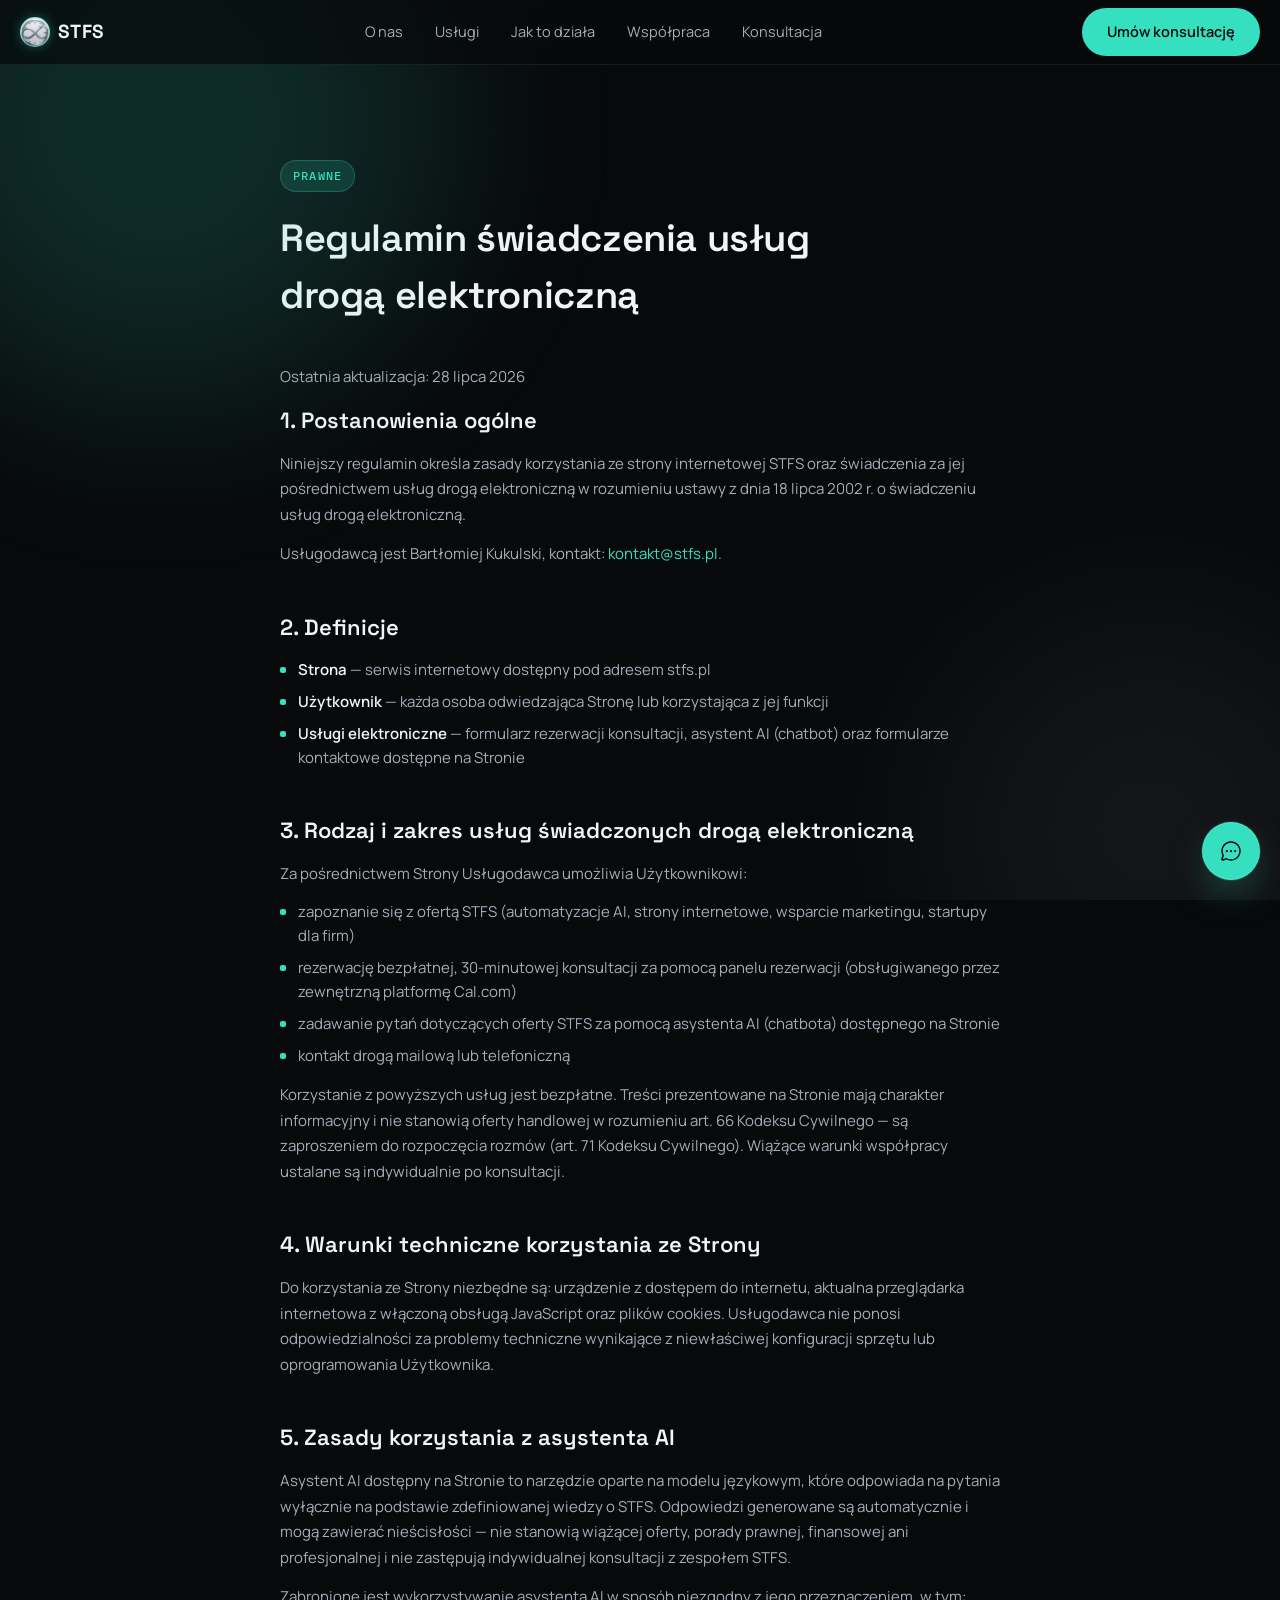
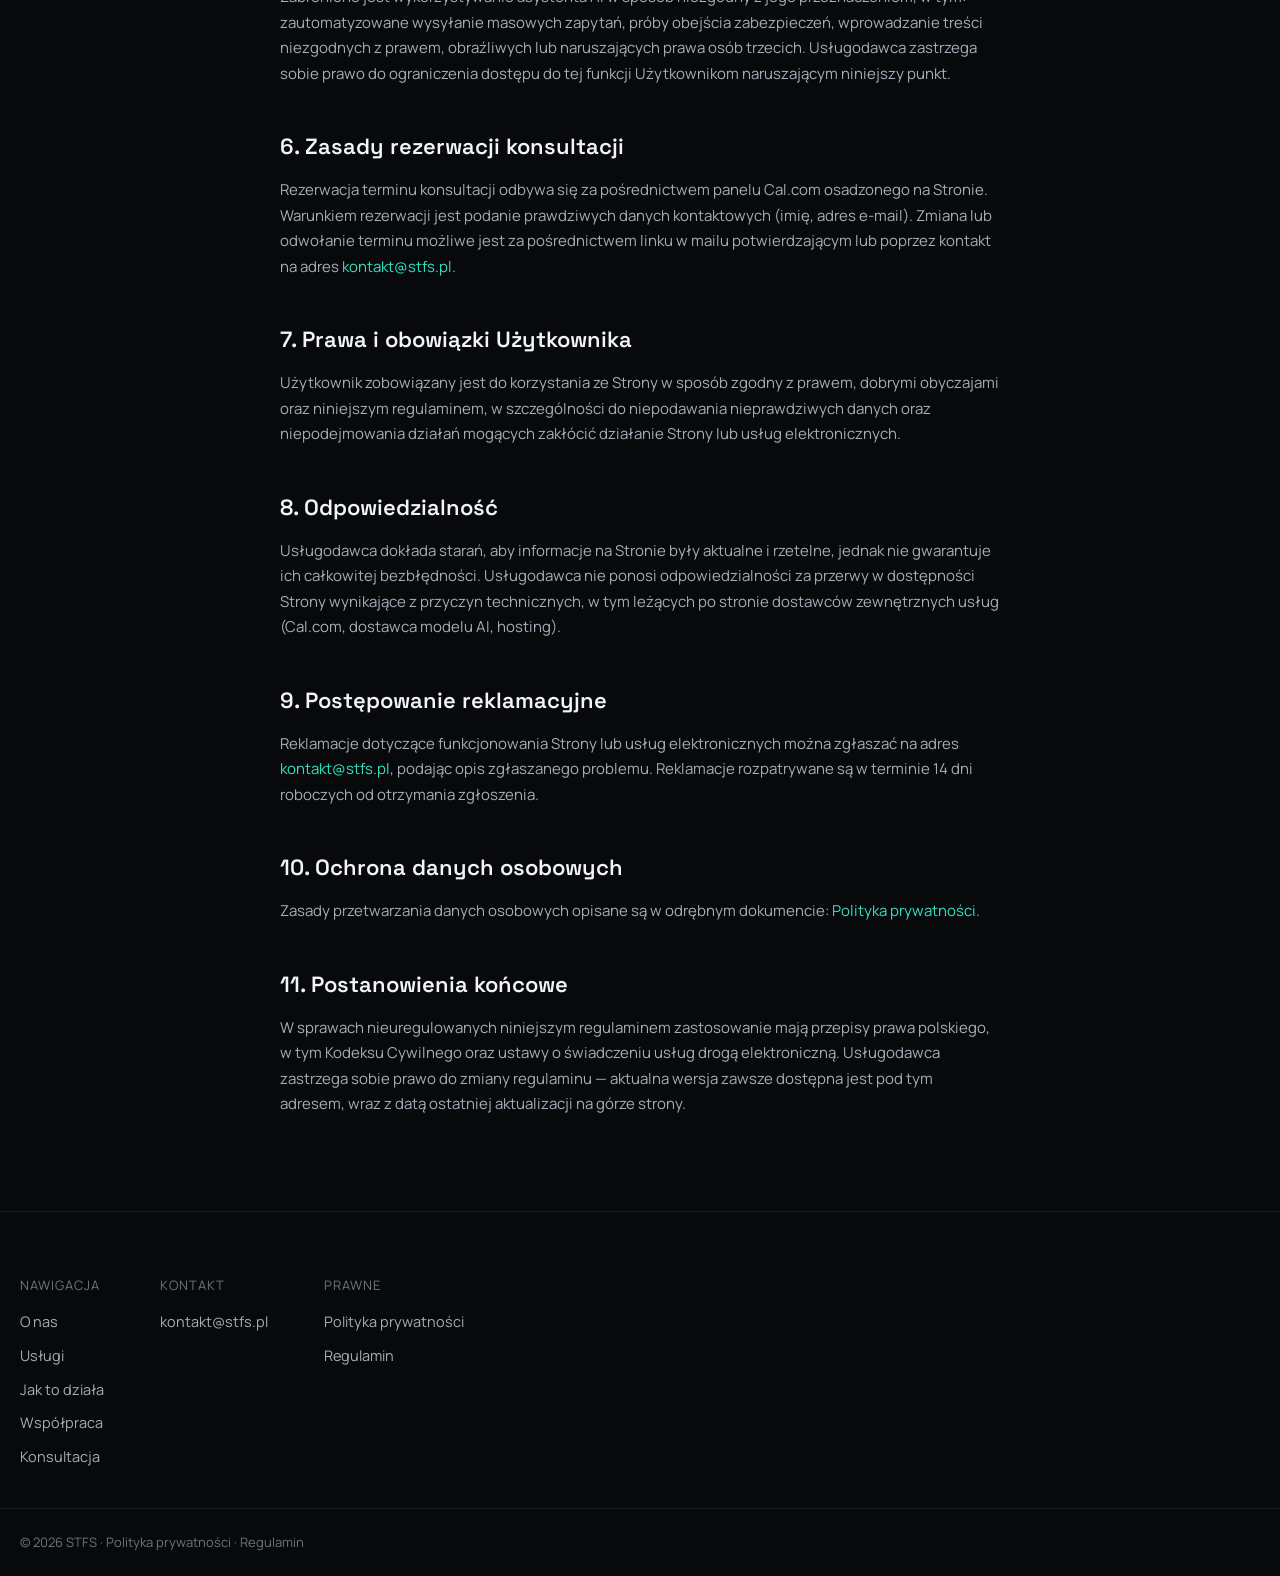
<file: regulamin.html>
<!DOCTYPE html>
<html lang="pl">
<head>
<meta charset="UTF-8">
<meta name="viewport" content="width=device-width, initial-scale=1.0">
<title>Regulamin — STFS</title>
<meta name="description" content="Regulamin świadczenia usług drogą elektroniczną przez STFS — zasady korzystania ze strony, formularza rezerwacji i asystenta AI.">
<meta name="robots" content="noindex">
<link rel="icon" href="logo_stfs.jpg">
<link rel="preconnect" href="https://fonts.googleapis.com">
<link rel="preconnect" href="https://fonts.gstatic.com" crossorigin>
<link rel="preload" as="style" href="https://fonts.googleapis.com/css2?family=Space+Grotesk:wght@500;600;700&family=Manrope:wght@400;500;600;700&family=IBM+Plex+Mono:wght@400;500&display=swap" onload="this.onload=null;this.rel='stylesheet'">
<noscript>
<link rel="stylesheet" href="https://fonts.googleapis.com/css2?family=Space+Grotesk:wght@500;600;700&family=Manrope:wght@400;500;600;700&family=IBM+Plex+Mono:wght@400;500&display=swap">
</noscript>
<link rel="stylesheet" href="styles.css">
</head>
<body>

<canvas id="grain"></canvas>
<div class="bg-grid" aria-hidden="true"></div>
<div class="aurora" aria-hidden="true"></div>

<header class="nav" id="nav">
  <div class="nav-inner">
    <a href="index.html#top" class="brand" aria-label="STFS, strona główna">
      <span class="brand-mark" aria-hidden="true"></span>
      <span class="brand-word">STFS</span>
    </a>
    <nav class="nav-links">
      <a href="index.html#onas">O nas</a>
      <a href="index.html#uslugi">Usługi</a>
      <a href="index.html#jak-to-dziala">Jak to działa</a>
      <a href="index.html#wspolpraca">Współpraca</a>
      <a href="index.html#konsultacja">Konsultacja</a>
    </nav>
    <a href="index.html#konsultacja" class="btn btn-primary btn-nav">Umów konsultację</a>
    <button class="nav-toggle" id="navToggle" aria-label="Otwórz menu" aria-expanded="false">
      <span></span><span></span><span></span>
    </button>
  </div>
  <nav class="nav-mobile" id="navMobile">
    <a href="index.html#onas">O nas</a>
    <a href="index.html#uslugi">Usługi</a>
    <a href="index.html#jak-to-dziala">Jak to działa</a>
    <a href="index.html#wspolpraca">Współpraca</a>
    <a href="index.html#konsultacja">Konsultacja</a>
    <a href="index.html#konsultacja" class="btn btn-primary">Umów konsultację</a>
  </nav>
</header>

<main>
  <section class="legal">
    <div class="section-inner legal-inner">
      <span class="eyebrow">PRAWNE</span>
      <h1 class="section-title">Regulamin świadczenia usług drogą elektroniczną</h1>
      <p class="legal-updated">Ostatnia aktualizacja: 28 lipca 2026</p>

      <h2>1. Postanowienia ogólne</h2>
      <p>Niniejszy regulamin określa zasady korzystania ze strony internetowej STFS oraz świadczenia za jej pośrednictwem usług drogą elektroniczną w rozumieniu ustawy z dnia 18 lipca 2002 r. o świadczeniu usług drogą elektroniczną.</p>
      <p>Usługodawcą jest Bartłomiej Kukulski, kontakt: <a href="mailto:kontakt@stfs.pl">kontakt@stfs.pl</a>.</p>

      <h2>2. Definicje</h2>
      <ul>
        <li><strong>Strona</strong> — serwis internetowy dostępny pod adresem stfs.pl</li>
        <li><strong>Użytkownik</strong> — każda osoba odwiedzająca Stronę lub korzystająca z jej funkcji</li>
        <li><strong>Usługi elektroniczne</strong> — formularz rezerwacji konsultacji, asystent AI (chatbot) oraz formularze kontaktowe dostępne na Stronie</li>
      </ul>

      <h2>3. Rodzaj i zakres usług świadczonych drogą elektroniczną</h2>
      <p>Za pośrednictwem Strony Usługodawca umożliwia Użytkownikowi:</p>
      <ul>
        <li>zapoznanie się z ofertą STFS (automatyzacje AI, strony internetowe, wsparcie marketingu, startupy dla firm)</li>
        <li>rezerwację bezpłatnej, 30-minutowej konsultacji za pomocą panelu rezerwacji (obsługiwanego przez zewnętrzną platformę Cal.com)</li>
        <li>zadawanie pytań dotyczących oferty STFS za pomocą asystenta AI (chatbota) dostępnego na Stronie</li>
        <li>kontakt drogą mailową lub telefoniczną</li>
      </ul>
      <p>Korzystanie z powyższych usług jest bezpłatne. Treści prezentowane na Stronie mają charakter informacyjny i nie stanowią oferty handlowej w rozumieniu art. 66 Kodeksu Cywilnego — są zaproszeniem do rozpoczęcia rozmów (art. 71 Kodeksu Cywilnego). Wiążące warunki współpracy ustalane są indywidualnie po konsultacji.</p>

      <h2>4. Warunki techniczne korzystania ze Strony</h2>
      <p>Do korzystania ze Strony niezbędne są: urządzenie z dostępem do internetu, aktualna przeglądarka internetowa z włączoną obsługą JavaScript oraz plików cookies. Usługodawca nie ponosi odpowiedzialności za problemy techniczne wynikające z niewłaściwej konfiguracji sprzętu lub oprogramowania Użytkownika.</p>

      <h2>5. Zasady korzystania z asystenta AI</h2>
      <p>Asystent AI dostępny na Stronie to narzędzie oparte na modelu językowym, które odpowiada na pytania wyłącznie na podstawie zdefiniowanej wiedzy o STFS. Odpowiedzi generowane są automatycznie i mogą zawierać nieścisłości — nie stanowią wiążącej oferty, porady prawnej, finansowej ani profesjonalnej i nie zastępują indywidualnej konsultacji z zespołem STFS.</p>
      <p>Zabronione jest wykorzystywanie asystenta AI w sposób niezgodny z jego przeznaczeniem, w tym: zautomatyzowane wysyłanie masowych zapytań, próby obejścia zabezpieczeń, wprowadzanie treści niezgodnych z prawem, obraźliwych lub naruszających prawa osób trzecich. Usługodawca zastrzega sobie prawo do ograniczenia dostępu do tej funkcji Użytkownikom naruszającym niniejszy punkt.</p>

      <h2>6. Zasady rezerwacji konsultacji</h2>
      <p>Rezerwacja terminu konsultacji odbywa się za pośrednictwem panelu Cal.com osadzonego na Stronie. Warunkiem rezerwacji jest podanie prawdziwych danych kontaktowych (imię, adres e-mail). Zmiana lub odwołanie terminu możliwe jest za pośrednictwem linku w mailu potwierdzającym lub poprzez kontakt na adres <a href="mailto:kontakt@stfs.pl">kontakt@stfs.pl</a>.</p>

      <h2>7. Prawa i obowiązki Użytkownika</h2>
      <p>Użytkownik zobowiązany jest do korzystania ze Strony w sposób zgodny z prawem, dobrymi obyczajami oraz niniejszym regulaminem, w szczególności do niepodawania nieprawdziwych danych oraz niepodejmowania działań mogących zakłócić działanie Strony lub usług elektronicznych.</p>

      <h2>8. Odpowiedzialność</h2>
      <p>Usługodawca dokłada starań, aby informacje na Stronie były aktualne i rzetelne, jednak nie gwarantuje ich całkowitej bezbłędności. Usługodawca nie ponosi odpowiedzialności za przerwy w dostępności Strony wynikające z przyczyn technicznych, w tym leżących po stronie dostawców zewnętrznych usług (Cal.com, dostawca modelu AI, hosting).</p>

      <h2>9. Postępowanie reklamacyjne</h2>
      <p>Reklamacje dotyczące funkcjonowania Strony lub usług elektronicznych można zgłaszać na adres <a href="mailto:kontakt@stfs.pl">kontakt@stfs.pl</a>, podając opis zgłaszanego problemu. Reklamacje rozpatrywane są w terminie 14 dni roboczych od otrzymania zgłoszenia.</p>

      <h2>10. Ochrona danych osobowych</h2>
      <p>Zasady przetwarzania danych osobowych opisane są w odrębnym dokumencie: <a href="polityka-prywatnosci.html">Polityka prywatności</a>.</p>

      <h2>11. Postanowienia końcowe</h2>
      <p>W sprawach nieuregulowanych niniejszym regulaminem zastosowanie mają przepisy prawa polskiego, w tym Kodeksu Cywilnego oraz ustawy o świadczeniu usług drogą elektroniczną. Usługodawca zastrzega sobie prawo do zmiany regulaminu — aktualna wersja zawsze dostępna jest pod tym adresem, wraz z datą ostatniej aktualizacji na górze strony.</p>
    </div>
  </section>
</main>

<footer class="footer">
  <div class="section-inner footer-inner">
    <div class="footer-links">
      <div class="footer-col">
        <span class="footer-heading">Nawigacja</span>
        <a href="index.html#onas">O nas</a>
        <a href="index.html#uslugi">Usługi</a>
        <a href="index.html#jak-to-dziala">Jak to działa</a>
        <a href="index.html#wspolpraca">Współpraca</a>
        <a href="index.html#konsultacja">Konsultacja</a>
      </div>
      <div class="footer-col">
        <span class="footer-heading">Kontakt</span>
        <a href="mailto:kontakt@stfs.pl">kontakt@stfs.pl</a>
      </div>
      <div class="footer-col">
        <span class="footer-heading">Prawne</span>
        <a href="polityka-prywatnosci.html">Polityka prywatności</a>
        <a href="regulamin.html">Regulamin</a>
      </div>
    </div>
  </div>
  <div class="section-inner footer-bottom">
    <span>© 2026 STFS · <a href="polityka-prywatnosci.html">Polityka prywatności</a> · <a href="regulamin.html">Regulamin</a></span>
  </div>
</footer>

<!-- CHAT WIDGET -->
<div class="chat-widget" id="chatWidget">
  <div class="chat-panel" id="chatPanel" role="dialog" aria-label="Asystent AI STFS" aria-hidden="true">
    <div class="chat-head">
      <span class="chat-head-avatar" aria-hidden="true"></span>
      <div class="chat-head-text">
        <span class="chat-head-title">Asystent STFS</span>
        <span class="chat-head-status"><span class="status-dot" aria-hidden="true"></span> Online 24/7</span>
      </div>
      <button type="button" class="chat-close" id="chatClose" aria-label="Zamknij czat"><svg class="icon" viewBox="0 0 256 256"><path d="M205.66,194.34a8,8,0,0,1-11.32,11.32L128,139.31,61.66,205.66a8,8,0,0,1-11.32-11.32L116.69,128,50.34,61.66A8,8,0,0,1,61.66,50.34L128,116.69l66.34-66.35a8,8,0,0,1,11.32,11.32L139.31,128Z"/></svg></button>
    </div>
    <div class="chat-body" id="chatBody">
      <div class="chat-msg ai">Cześć! Jestem asystentem AI STFS. Zapytaj mnie o nasze usługi, proces współpracy albo umówienie darmowej konsultacji.</div>
    </div>
    <form class="chat-input-row" id="chatForm">
      <input type="text" id="chatInput" placeholder="Napisz wiadomość…" autocomplete="off" maxlength="500" required>
      <button type="submit" class="chat-send" aria-label="Wyślij"><svg class="icon" viewBox="0 0 256 256"><path d="M205.66,117.66a8,8,0,0,1-11.32,0L136,59.31V216a8,8,0,0,1-16,0V59.31L61.66,117.66a8,8,0,0,1-11.32-11.32l72-72a8,8,0,0,1,11.32,0l72,72A8,8,0,0,1,205.66,117.66Z"/></svg></button>
    </form>
  </div>
  <button type="button" class="chat-toggle" id="chatToggle" aria-label="Otwórz czat z asystentem AI">
    <svg class="icon" id="chatToggleIconOpen" viewBox="0 0 256 256"><path d="M140,128a12,12,0,1,1-12-12A12,12,0,0,1,140,128ZM84,116a12,12,0,1,0,12,12A12,12,0,0,0,84,116Zm88,0a12,12,0,1,0,12,12A12,12,0,0,0,172,116Zm60,12A104,104,0,0,1,79.12,219.82L45.07,231.17a16,16,0,0,1-20.24-20.24l11.35-34.05A104,104,0,1,1,232,128Zm-16,0A88,88,0,1,0,51.81,172.06a8,8,0,0,1,.66,6.54L40,216,77.4,203.53a7.85,7.85,0,0,1,2.53-.42,8,8,0,0,1,4,1.08A88,88,0,0,0,216,128Z"/></svg>
    <svg class="icon" id="chatToggleIconClose" style="display:none" viewBox="0 0 256 256"><path d="M205.66,194.34a8,8,0,0,1-11.32,11.32L128,139.31,61.66,205.66a8,8,0,0,1-11.32-11.32L116.69,128,50.34,61.66A8,8,0,0,1,61.66,50.34L128,116.69l66.34-66.35a8,8,0,0,1,11.32,11.32L139.31,128Z"/></svg>
  </button>
</div>

<script src="script.js"></script>
</body>
</html>
</file>
<file: styles.css>
/* ---------- tokens ---------- */
:root{
  --bg:#08090b;
  --bg-elevated:#0e1013;
  --surface:#14171c;
  --surface-2:#191d23;
  --border:rgba(255,255,255,0.08);
  --border-strong:rgba(255,255,255,0.14);
  --text-primary:#f2f4f7;
  --text-secondary:#a7adb8;
  --text-tertiary:#6d7480;
  --accent:#35e0c1;
  --accent-dim:rgba(53,224,193,0.14);
  --accent-text:#08090b;
  --radius-card:16px;
  --radius-input:10px;
  --radius-pill:999px;
  --font-display:"Space Grotesk",sans-serif;
  --font-body:"Manrope",sans-serif;
  --font-mono:"IBM Plex Mono",monospace;
  --ease:cubic-bezier(0.16,1,0.3,1);
  --max:1280px;
}

*,*::before,*::after{box-sizing:border-box;margin:0;padding:0}
.icon{width:1em;height:1em;display:inline-block;flex:none;vertical-align:-0.125em;fill:currentColor}
html{scroll-behavior:smooth}
body{
  background:var(--bg);
  color:var(--text-primary);
  font-family:var(--font-body);
  font-size:16px;
  line-height:1.5;
  -webkit-font-smoothing:antialiased;
  overflow-x:hidden;
}
img{max-width:100%;display:block}
a{color:inherit;text-decoration:none}
ul{list-style:none}
button{font:inherit;cursor:pointer}
input,textarea{font:inherit;color:inherit}

.section-inner{max-width:var(--max);margin:0 auto;padding:0 20px}

@media (prefers-reduced-motion: reduce){
  *{animation-duration:0.01ms !important;animation-iteration-count:1 !important;transition-duration:0.01ms !important;scroll-behavior:auto !important}
}

/* subtle grain overlay, fixed, non-scrolling */
#grain{
  position:fixed;inset:0;z-index:60;pointer-events:none;
  opacity:0.035;mix-blend-mode:overlay;
}

/* futuristic fixed grid backdrop */
.bg-grid{
  position:fixed;inset:0;z-index:0;pointer-events:none;
  background-image:
    linear-gradient(var(--border) 1px, transparent 1px),
    linear-gradient(90deg, var(--border) 1px, transparent 1px);
  background-size:64px 64px;
  opacity:0.16;
  mask-image:radial-gradient(ellipse 80% 60% at 50% 0%, black, transparent 75%);
  -webkit-mask-image:radial-gradient(ellipse 80% 60% at 50% 0%, black, transparent 75%);
}

/* futuristic drifting glow blobs, fixed, behind all content */
.aurora{position:fixed;inset:0;z-index:0;pointer-events:none;overflow:hidden}
.aurora::before,.aurora::after{
  content:"";position:absolute;border-radius:50%;filter:blur(100px);
}
.aurora::before{
  width:560px;height:560px;background:var(--accent);opacity:0.16;
  top:-160px;left:-120px;
  animation:aurora-drift-1 24s ease-in-out infinite alternate;
}
.aurora::after{
  width:460px;height:460px;background:#ffffff;opacity:0.05;
  bottom:-160px;right:-100px;
  animation:aurora-drift-2 28s ease-in-out infinite alternate;
}
@keyframes aurora-drift-1{from{transform:translate(0,0) scale(1)}to{transform:translate(90px,70px) scale(1.12)}}
@keyframes aurora-drift-2{from{transform:translate(0,0) scale(1)}to{transform:translate(-70px,-60px) scale(1.08)}}
@media (prefers-reduced-motion: reduce){
  .aurora::before,.aurora::after{animation:none}
}

/* ---------- eyebrow tag ---------- */
.eyebrow{
  display:inline-flex;align-items:center;gap:8px;
  font-family:var(--font-mono);font-size:12px;font-weight:500;
  letter-spacing:0.1em;color:var(--accent);
  padding:6px 12px;border-radius:var(--radius-pill);
  background:var(--accent-dim);border:1px solid rgba(53,224,193,0.25);
  margin-bottom:18px;
}
.eyebrow i{font-size:14px}

/* ---------- nav ---------- */
.nav{
  position:fixed;top:0;left:0;right:0;z-index:50;
  background:rgba(8,9,11,0.7);
  backdrop-filter:blur(14px);
  -webkit-backdrop-filter:blur(14px);
  border-bottom:1px solid var(--border);
}
.nav-inner{
  max-width:var(--max);margin:0 auto;padding:0 20px;
  height:64px;display:flex;align-items:center;justify-content:space-between;
  gap:24px;
}
.brand{display:flex;align-items:center;gap:8px}
.brand-mark{
  flex:none;width:30px;height:30px;border-radius:50%;
  background-image:url('logo_stfs.jpg');
  background-size:138% 138%;
  background-position:53% 6%;
  border:1.5px solid rgba(53,224,193,0.45);
  box-shadow:0 0 12px rgba(53,224,193,0.35);
}
.brand-word{
  font-family:var(--font-display);font-weight:700;font-size:19px;
  letter-spacing:0.02em;
}
.nav-links{display:none;gap:32px;align-items:center}
.nav-links a{
  font-size:14.5px;color:var(--text-secondary);
  transition:color 0.25s var(--ease);
}
.nav-links a:hover{color:var(--text-primary)}
.nav-inner .btn-nav{display:none}
.nav-toggle{
  display:flex;flex-direction:column;justify-content:center;gap:5px;
  width:36px;height:36px;background:none;border:none;padding:8px;
}
.nav-toggle span{
  display:block;width:100%;height:1.5px;background:var(--text-primary);
  transition:transform 0.3s var(--ease),opacity 0.3s var(--ease);
}
.nav-toggle[aria-expanded="true"] span:nth-child(1){transform:translateY(6.5px) rotate(45deg)}
.nav-toggle[aria-expanded="true"] span:nth-child(2){opacity:0}
.nav-toggle[aria-expanded="true"] span:nth-child(3){transform:translateY(-6.5px) rotate(-45deg)}

.nav-mobile{
  display:flex;flex-direction:column;gap:2px;
  max-height:0;overflow:hidden;
  background:var(--bg-elevated);
  border-bottom:1px solid var(--border);
  transition:max-height 0.35s var(--ease);
}
.nav-mobile.open{max-height:340px}
.nav-mobile a{
  padding:16px 20px;font-size:15px;color:var(--text-secondary);
  border-top:1px solid var(--border);
}
.nav-mobile .btn{margin:16px 20px 20px}

@media (min-width:1024px){
  .nav-links{display:flex}
  .nav-inner .btn-nav{display:inline-flex}
  .nav-toggle{display:none}
  .nav-mobile{display:none !important}
}

/* ---------- buttons ---------- */
.btn{
  display:inline-flex;align-items:center;justify-content:center;
  padding:12px 24px;border-radius:var(--radius-pill);
  font-weight:600;font-size:14.5px;white-space:nowrap;
  border:1px solid transparent;
  transition:transform 0.2s var(--ease),background 0.25s var(--ease),border-color 0.25s var(--ease);
}
.btn:active{transform:scale(0.97)}
.btn-primary{background:var(--accent);color:var(--accent-text)}
.btn-primary:hover{background:#4fe9cd}
.btn-ghost{background:transparent;color:var(--text-primary);border-color:var(--border-strong)}
.btn-ghost:hover{border-color:var(--accent);color:var(--accent)}
.btn-lg{padding:15px 30px;font-size:15.5px}
.btn-block{width:100%}

/* ---------- hero ---------- */
.hero{
  position:relative;
  min-height:100dvh;
  display:flex;align-items:center;
  padding:120px 20px 80px;
  overflow:hidden;
}
.hero-canvas{position:absolute;inset:0;width:100%;height:100%;opacity:0.55}
.hero-inner{
  position:relative;z-index:1;max-width:var(--max);margin:0 auto;width:100%;
  display:flex;flex-direction:column;gap:24px;max-width:860px;
}
.hero-title{
  font-family:var(--font-display);font-weight:600;
  font-size:clamp(34px,7vw,58px);
  line-height:1.08;letter-spacing:-0.01em;
}
.hero-sub{
  font-size:17px;line-height:1.6;color:var(--text-secondary);
  max-width:52ch;
}
.hero-cta{display:flex;flex-wrap:wrap;gap:14px}
.hero-status{
  display:inline-flex;align-items:center;gap:10px;margin-top:8px;
  font-family:var(--font-mono);font-size:12.5px;color:var(--text-tertiary);
  letter-spacing:0.02em;
}
.status-dot{
  width:7px;height:7px;border-radius:50%;background:var(--accent);
  box-shadow:0 0 0 0 rgba(53,224,193,0.5);
  animation:pulse-dot 2s infinite;
}
@keyframes pulse-dot{
  0%{box-shadow:0 0 0 0 rgba(53,224,193,0.45)}
  70%{box-shadow:0 0 0 8px rgba(53,224,193,0)}
  100%{box-shadow:0 0 0 0 rgba(53,224,193,0)}
}

/* ---------- hero demo (AI terminal) ---------- */
.hero-grid{display:flex;flex-direction:column;gap:56px;max-width:none}
.hero-copy{max-width:640px}
.hero-demo{position:relative;width:100%}

.terminal{
  background:rgba(20,23,28,0.6);
  backdrop-filter:blur(20px);-webkit-backdrop-filter:blur(20px);
  border:1px solid var(--border-strong);border-radius:var(--radius-card);
  overflow:hidden;
  box-shadow:0 30px 80px -30px rgba(0,0,0,0.6),0 0 0 1px rgba(53,224,193,0.05);
}
.terminal-head{
  display:flex;align-items:center;gap:8px;
  padding:14px 16px;border-bottom:1px solid var(--border);
  background:rgba(255,255,255,0.02);
}
.term-dot{width:9px;height:9px;border-radius:50%}
.term-dot-r{background:#ff5f57}
.term-dot-y{background:#febc2e}
.term-dot-g{background:#28c840}
.terminal-title{
  margin-left:8px;font-family:var(--font-mono);font-size:12px;color:var(--text-tertiary);
  display:flex;align-items:center;gap:6px;
}
.terminal-title svg{color:var(--accent)}
.terminal-body{
  padding:22px 20px;height:260px;overflow-y:auto;
  display:flex;flex-direction:column;gap:14px;
  font-family:var(--font-mono);font-size:13.5px;line-height:1.6;
}
.term-line{
  max-width:88%;padding:10px 14px;border-radius:10px;
  white-space:pre-wrap;word-break:break-word;
}
.term-line.ai{
  align-self:flex-start;background:var(--accent-dim);color:var(--text-primary);
  border:1px solid rgba(53,224,193,0.2);
}
.term-line.user{
  align-self:flex-end;background:rgba(255,255,255,0.05);color:var(--text-secondary);
  border:1px solid var(--border);
}
.term-cursor{display:inline-block;width:7px;height:14px;background:var(--accent);margin-left:2px;vertical-align:middle;animation:blink 1s step-end infinite}
@keyframes blink{50%{opacity:0}}

.floating-badge{
  position:absolute;display:flex;align-items:center;gap:8px;
  padding:10px 16px;border-radius:var(--radius-pill);
  background:rgba(20,23,28,0.75);
  backdrop-filter:blur(16px);-webkit-backdrop-filter:blur(16px);
  border:1px solid var(--border-strong);
  font-size:12.5px;font-weight:600;color:var(--text-primary);
  box-shadow:0 16px 40px -18px rgba(0,0,0,0.7);
  animation:float-badge 5s ease-in-out infinite;
}
.floating-badge svg{color:var(--accent);font-size:15px}
.floating-badge-1{top:-16px;right:20px;animation-delay:0s}
@keyframes float-badge{0%,100%{transform:translateY(0)}50%{transform:translateY(-8px)}}
@media (prefers-reduced-motion: reduce){
  .floating-badge{animation:none}
}

@media (max-width:639px){
  .floating-badge{position:static;margin-top:12px;width:fit-content}
}

@media (min-width:1024px){
  .hero{padding-top:150px}
  .hero-grid{flex-direction:row;align-items:center;gap:64px}
  .hero-copy{flex:1.05}
  .hero-demo{flex:1}
}

/* ---------- section divider ---------- */
.section-divider{
  height:1px;max-width:var(--max);margin:0 auto;
  background:linear-gradient(90deg,transparent,var(--border-strong) 50%,transparent);
}

/* ---------- about ---------- */
.about{position:relative}
.about-inner{
  display:flex;flex-direction:column;gap:48px;
}
.about-text{color:var(--text-secondary);font-size:15.5px;line-height:1.7;max-width:56ch;margin-bottom:16px}

.about-visual{display:flex;align-items:center;justify-content:center;min-height:280px}
.ai-core{
  position:relative;width:220px;height:220px;
  display:flex;align-items:center;justify-content:center;
}
.ai-ring{
  position:absolute;border:1px solid var(--border-strong);border-radius:50%;
}
.ai-ring-1{inset:0;animation:spin 18s linear infinite}
.ai-ring-2{inset:28px;border-color:rgba(53,224,193,0.25);animation:spin 14s linear infinite reverse}
.ai-ring-3{inset:56px;border-style:dashed;animation:spin 24s linear infinite}
.ai-core-logo{
  width:72px;height:72px;border-radius:50%;
  background-image:url('logo_stfs.jpg');
  background-size:138% 138%;
  background-position:53% 6%;
  border:2px solid rgba(53,224,193,0.5);
  box-shadow:0 0 30px 6px rgba(53,224,193,0.45);
}
.ai-tag{
  position:absolute;font-family:var(--font-mono);font-size:11px;color:var(--text-tertiary);
  padding:4px 9px;border:1px solid var(--border);border-radius:var(--radius-pill);
  background:var(--bg-elevated);white-space:nowrap;
}
.ai-tag-1{top:6px;left:50%;transform:translateX(-50%)}
.ai-tag-2{bottom:26px;left:-6px}
.ai-tag-3{bottom:26px;right:-16px}
@keyframes spin{to{transform:rotate(360deg)}}

@media (min-width:900px){
  .about-inner{flex-direction:row;align-items:center;gap:64px}
  .about-copy{flex:1.2}
  .about-visual{flex:1;min-height:340px}
  .ai-core{width:280px;height:280px}
}

/* ---------- reveal ---------- */
.reveal{opacity:0;transform:translateY(24px);transition:opacity 0.7s var(--ease),transform 0.7s var(--ease)}
.reveal.in{opacity:1;transform:translateY(0)}

/* ---------- section title ---------- */
.section-title{
  font-family:var(--font-display);font-weight:600;
  font-size:clamp(26px,4vw,38px);
  letter-spacing:-0.01em;
  margin-bottom:40px;
  max-width:22ch;
}

section{padding:88px 0}
@media (min-width:768px){section{padding:120px 0}}

/* ---------- services ---------- */
.services-grid{display:grid;grid-template-columns:1fr;gap:20px}
.service-card{
  position:relative;z-index:1;
  background:rgba(20,23,28,0.55);
  backdrop-filter:blur(18px);-webkit-backdrop-filter:blur(18px);
  border:1px solid var(--border);
  border-radius:var(--radius-card);
  padding:32px 28px;
  display:flex;flex-direction:column;gap:16px;
  transition:border-color 0.3s var(--ease),transform 0.3s var(--ease),box-shadow 0.3s var(--ease);
}
.service-card:hover{
  border-color:rgba(53,224,193,0.35);
  transform:translateY(-3px);
  box-shadow:0 16px 40px -20px rgba(53,224,193,0.25);
}
.service-icon{
  width:44px;height:44px;border-radius:12px;
  background:var(--accent-dim);color:var(--accent);
  display:flex;align-items:center;justify-content:center;font-size:22px;
  box-shadow:0 0 0 1px rgba(53,224,193,0.15),0 0 24px -4px rgba(53,224,193,0.4);
}
.service-card h3{font-family:var(--font-display);font-size:21px;font-weight:600}
.service-card p{color:var(--text-secondary);font-size:15px;line-height:1.6}
.service-list{display:flex;flex-direction:column;gap:10px;margin-top:4px}
.service-list li{
  font-size:14.5px;color:var(--text-secondary);
  padding-left:18px;position:relative;
}
.service-list li::before{
  content:"";position:absolute;left:0;top:8px;
  width:6px;height:6px;border-radius:2px;background:var(--accent);
}
@media (min-width:900px){
  .services-grid{grid-template-columns:1.4fr 1fr}
  .service-card--lg{padding:40px 36px}
  .services-grid--6{grid-template-columns:repeat(2,1fr)}
}
@media (min-width:1200px){
  .services-grid--6{grid-template-columns:repeat(3,1fr)}
  .services-grid--6 .service-card{padding:36px 32px}
}

/* ---------- workflow (interactive demo) ---------- */
.flow{
  display:flex;flex-direction:column;align-items:center;gap:0;
  max-width:920px;margin:0 auto;
}
.flow-node{
  display:flex;flex-direction:column;align-items:center;gap:10px;
  padding:18px 14px;border-radius:16px;
  color:var(--text-tertiary);
  transition:color 0.4s var(--ease);
  width:100%;
}
.flow-node i{
  width:56px;height:56px;border-radius:50%;
  display:flex;align-items:center;justify-content:center;font-size:24px;
  background:var(--surface);border:1px solid var(--border-strong);
  transition:background 0.4s var(--ease),border-color 0.4s var(--ease),
    box-shadow 0.4s var(--ease),color 0.4s var(--ease),transform 0.4s var(--ease);
}
.flow-node span{font-size:13px;font-weight:600;text-align:center}
.flow-node.active{color:var(--text-primary)}
.flow-node.active i{
  background:var(--accent);border-color:var(--accent);color:var(--accent-text);
  box-shadow:0 0 0 8px rgba(53,224,193,0.12),0 0 30px -4px rgba(53,224,193,0.6);
  transform:scale(1.06);
}
.flow-line{
  width:2px;height:28px;background:var(--border);position:relative;overflow:hidden;
}
.flow-line::after{
  content:"";position:absolute;inset:0;background:var(--accent);
  transform:scaleY(0);transform-origin:top;transition:transform 0.5s var(--ease);
}
.flow-line.filled::after{transform:scaleY(1)}
.flow-caption{
  text-align:center;margin-top:28px;color:var(--text-secondary);
  font-size:14.5px;min-height:1.4em;
}

@media (min-width:900px){
  .flow{flex-direction:row;align-items:flex-start}
  .flow-node{width:auto;flex:1}
  .flow-line{width:auto;height:2px;flex:0 0 48px;margin-top:28px}
}

/* ---------- process ---------- */
.process-line{
  display:flex;flex-direction:column;gap:32px;
  position:relative;
}
.process-step{position:relative;padding-left:56px}
.process-node{
  position:absolute;left:0;top:0;
  width:40px;height:40px;border-radius:50%;
  border:1px solid var(--border-strong);
  display:flex;align-items:center;justify-content:center;
  font-family:var(--font-mono);font-size:12.5px;color:var(--accent);
}
.process-step h3{font-family:var(--font-display);font-size:18px;font-weight:600;margin-bottom:6px}
.process-step p{color:var(--text-secondary);font-size:14.5px;line-height:1.6;max-width:42ch}

@media (min-width:900px){
  .process-line{flex-direction:row;gap:0}
  .process-line::before{
    content:"";position:absolute;top:20px;left:20px;right:20px;height:1px;
    background:var(--border);
  }
  .process-step{flex:1;padding-left:0;padding-top:64px;padding-right:24px}
  .process-node{left:0;top:0}
}

/* ---------- collab ---------- */
.collab-models{
  display:grid;grid-template-columns:1fr;gap:20px;
  margin-top:56px;
}
.collab-card{
  position:relative;z-index:1;
  background:rgba(20,23,28,0.55);
  backdrop-filter:blur(18px);-webkit-backdrop-filter:blur(18px);
  border:1px solid var(--border);
  border-radius:var(--radius-card);padding:28px 26px;
  display:flex;flex-direction:column;gap:10px;
  transition:transform 0.3s var(--ease),border-color 0.3s var(--ease);
}
.collab-card:hover{transform:translateY(-3px);border-color:rgba(53,224,193,0.3)}
.collab-card--accent{border-color:rgba(53,224,193,0.35);background:rgba(25,29,35,0.65)}
.collab-tag{
  font-family:var(--font-mono);font-size:11px;letter-spacing:0.06em;
  color:var(--accent);text-transform:uppercase;
}
.collab-card h3{font-family:var(--font-display);font-size:19px;font-weight:600}
.collab-card p{color:var(--text-secondary);font-size:14.5px;line-height:1.6}

@media (min-width:900px){
  .collab-models{grid-template-columns:repeat(3,1fr)}
}

/* ---------- cta glow (reused by booking section) ---------- */
.cta-glow{
  position:absolute;top:-30%;right:-10%;width:60%;height:140%;
  background:radial-gradient(closest-side,var(--accent-dim),transparent 70%);
  pointer-events:none;
}
.cta-email{color:var(--accent);font-weight:600;font-size:16px;border-bottom:1px solid transparent}
.cta-email:hover{border-color:var(--accent)}

/* ---------- booking (konsultacja) ---------- */
.booking{position:relative;overflow:hidden}
.booking-inner{
  position:relative;z-index:1;
  display:flex;flex-direction:column;gap:48px;
}
.booking-copy h2{
  font-family:var(--font-display);font-weight:600;
  font-size:clamp(28px,4.4vw,42px);letter-spacing:-0.01em;margin-bottom:14px;
  max-width:18ch;
}
.booking-copy p{color:var(--text-secondary);font-size:16px;max-width:46ch;margin-bottom:22px}
.booking-includes{display:flex;flex-direction:column;gap:12px;margin-bottom:26px}
.booking-includes li{
  display:flex;align-items:flex-start;gap:10px;
  color:var(--text-secondary);font-size:14.5px;line-height:1.5;
}
.booking-includes svg{color:var(--accent);font-size:18px;flex:none;margin-top:1px}

.booking-card{
  position:relative;z-index:1;
  background:rgba(20,23,28,0.6);
  backdrop-filter:blur(20px);-webkit-backdrop-filter:blur(20px);
  border:1px solid var(--border-strong);
  border-radius:var(--radius-card);padding:28px;
  display:flex;flex-direction:column;gap:22px;
  box-shadow:0 30px 80px -30px rgba(0,0,0,0.6);
}
.booking-card--cal{padding:12px;overflow:visible}
.cal-inline{width:100%;min-height:850px;overflow:visible}
@media (min-width:1024px){
  .cal-inline{min-height:900px}
}

@media (min-width:1024px){
  .booking-inner{flex-direction:row;justify-content:space-between;align-items:flex-start;gap:64px}
  .booking-copy{flex:1;padding-top:12px;position:sticky;top:120px}
  .booking-card{flex:0 0 440px}
}

/* ---------- footer ---------- */
.footer{border-top:1px solid var(--border);padding-top:64px}
.footer-inner{
  display:flex;flex-direction:column;gap:40px;padding-bottom:40px;
}
.footer-links{display:flex;gap:56px;flex-wrap:wrap}
.footer-col{display:flex;flex-direction:column;gap:12px}
.footer-heading{font-size:13px;color:var(--text-tertiary);text-transform:uppercase;letter-spacing:0.08em;margin-bottom:4px}
.footer-col a{font-size:14.5px;color:var(--text-secondary);transition:color 0.2s var(--ease)}
.footer-col a:hover{color:var(--text-primary)}
.footer-bottom{
  display:flex;justify-content:space-between;align-items:center;
  padding:24px 20px;border-top:1px solid var(--border);
  font-size:13px;color:var(--text-tertiary);
}
.footer-bottom a{color:var(--text-tertiary);transition:color 0.2s var(--ease)}
.footer-bottom a:hover{color:var(--accent)}

/* ---------- legal page content ---------- */
.legal{padding:160px 0 80px}
.legal-inner{max-width:760px}
.legal-updated{color:var(--text-tertiary);font-size:13.5px;margin-bottom:40px}
.legal-inner h2{
  font-family:var(--font-display);font-weight:600;font-size:22px;
  margin-top:44px;margin-bottom:14px;
}
.legal-inner h2:first-of-type{margin-top:0}
.legal-inner p{color:var(--text-secondary);font-size:15px;line-height:1.7;margin-bottom:14px}
.legal-inner ul{display:flex;flex-direction:column;gap:8px;margin:14px 0 14px 0}
.legal-inner li{
  color:var(--text-secondary);font-size:15px;line-height:1.6;
  padding-left:18px;position:relative;
}
.legal-inner li::before{
  content:"";position:absolute;left:0;top:9px;
  width:6px;height:6px;border-radius:2px;background:var(--accent);
}
.legal-inner a{color:var(--accent);border-bottom:1px solid transparent}
.legal-inner a:hover{border-color:var(--accent)}
.legal-inner strong{color:var(--text-primary);font-weight:600}

@media (min-width:768px){
  .footer-inner{flex-direction:row}
}

/* ---------- chat widget ---------- */
.chat-widget{position:fixed;right:20px;bottom:20px;z-index:70;display:flex;flex-direction:column;align-items:flex-end;gap:14px;pointer-events:none}
.chat-widget .chat-toggle,
.chat-widget .chat-panel.open{pointer-events:auto}

.chat-toggle{
  width:58px;height:58px;border-radius:50%;border:1px solid var(--border-strong);
  background:var(--accent);color:var(--accent-text);
  display:flex;align-items:center;justify-content:center;font-size:24px;
  box-shadow:0 16px 40px -12px rgba(53,224,193,0.55),0 0 0 1px rgba(53,224,193,0.15);
  transition:transform 0.25s var(--ease),box-shadow 0.25s var(--ease);
}
.chat-toggle:hover{transform:scale(1.06)}
.chat-toggle:active{transform:scale(0.96)}

.chat-panel{
  width:min(360px,calc(100vw - 40px));
  max-height:min(560px,calc(100vh - 120px));
  display:flex;flex-direction:column;
  background:rgba(20,23,28,0.75);
  backdrop-filter:blur(22px);-webkit-backdrop-filter:blur(22px);
  border:1px solid var(--border-strong);border-radius:var(--radius-card);
  box-shadow:0 30px 80px -24px rgba(0,0,0,0.65);
  overflow:hidden;
  opacity:0;transform:translateY(16px) scale(0.98);pointer-events:none;
  transition:opacity 0.25s var(--ease),transform 0.25s var(--ease);
}
.chat-panel.open{opacity:1;transform:translateY(0) scale(1);pointer-events:auto}

.chat-head{
  display:flex;align-items:center;gap:10px;padding:16px;
  border-bottom:1px solid var(--border);background:rgba(255,255,255,0.02);
}
.chat-head-avatar{
  width:36px;height:36px;border-radius:50%;flex:none;
  background-image:url('logo_stfs.jpg');
  background-size:138% 138%;background-position:53% 6%;
  border:1.5px solid rgba(53,224,193,0.5);
  box-shadow:0 0 12px rgba(53,224,193,0.4);
}
.chat-head-text{display:flex;flex-direction:column;gap:2px;flex:1}
.chat-head-title{font-family:var(--font-display);font-weight:600;font-size:14.5px}
.chat-head-status{
  display:flex;align-items:center;gap:6px;
  font-family:var(--font-mono);font-size:11px;color:var(--text-tertiary);
}
.chat-close{
  background:none;border:none;color:var(--text-tertiary);font-size:18px;
  padding:4px;flex:none;transition:color 0.2s var(--ease);
}
.chat-close:hover{color:var(--text-primary)}

.chat-body{
  flex:1;overflow-y:auto;padding:16px;
  display:flex;flex-direction:column;gap:12px;
  min-height:200px;
}
.chat-msg{
  max-width:86%;padding:10px 14px;border-radius:12px;
  font-size:13.5px;line-height:1.55;white-space:pre-wrap;word-break:break-word;
}
.chat-msg.ai{
  align-self:flex-start;background:var(--accent-dim);color:var(--text-primary);
  border:1px solid rgba(53,224,193,0.2);
}
.chat-msg.user{
  align-self:flex-end;background:rgba(255,255,255,0.06);color:var(--text-secondary);
  border:1px solid var(--border);
}
.chat-msg.pending{color:var(--text-tertiary);font-family:var(--font-mono);font-size:12.5px}

.chat-input-row{
  display:flex;gap:8px;padding:12px;border-top:1px solid var(--border);
}
.chat-input-row input{
  flex:1;background:var(--bg-elevated);border:1px solid var(--border-strong);
  border-radius:var(--radius-pill);padding:10px 16px;font-size:16px;color:var(--text-primary);
  transition:border-color 0.2s var(--ease);
}
.chat-input-row input::placeholder{color:var(--text-tertiary)}
.chat-input-row input:focus{outline:none;border-color:var(--accent)}
.chat-send{
  width:38px;height:38px;border-radius:50%;flex:none;
  background:var(--accent);color:var(--accent-text);border:none;
  display:flex;align-items:center;justify-content:center;font-size:16px;
  transition:transform 0.2s var(--ease);
}
.chat-send:hover{transform:scale(1.06)}
.chat-send:disabled{opacity:0.5;pointer-events:none}

@media (max-width:479px){
  .chat-widget{right:14px;bottom:14px;left:14px;align-items:stretch}
  .chat-panel{width:100%}
}
</file>
